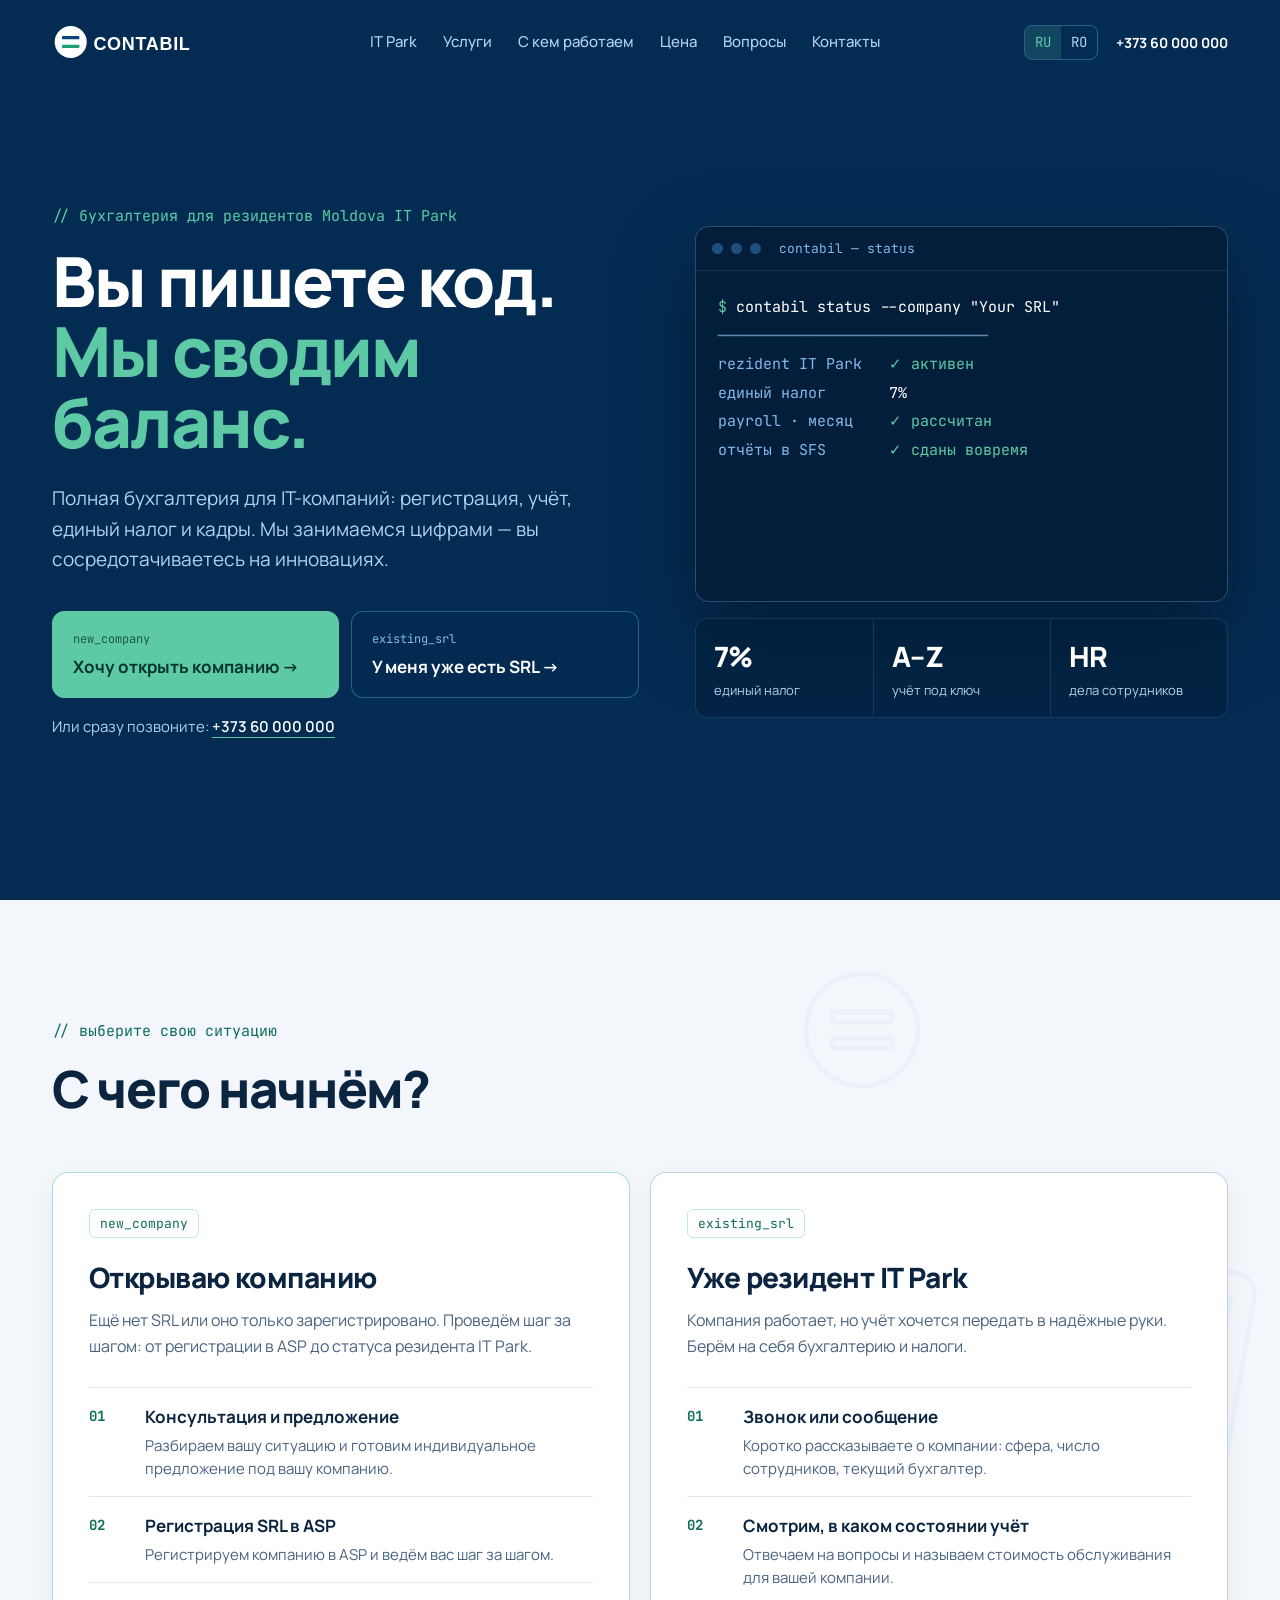
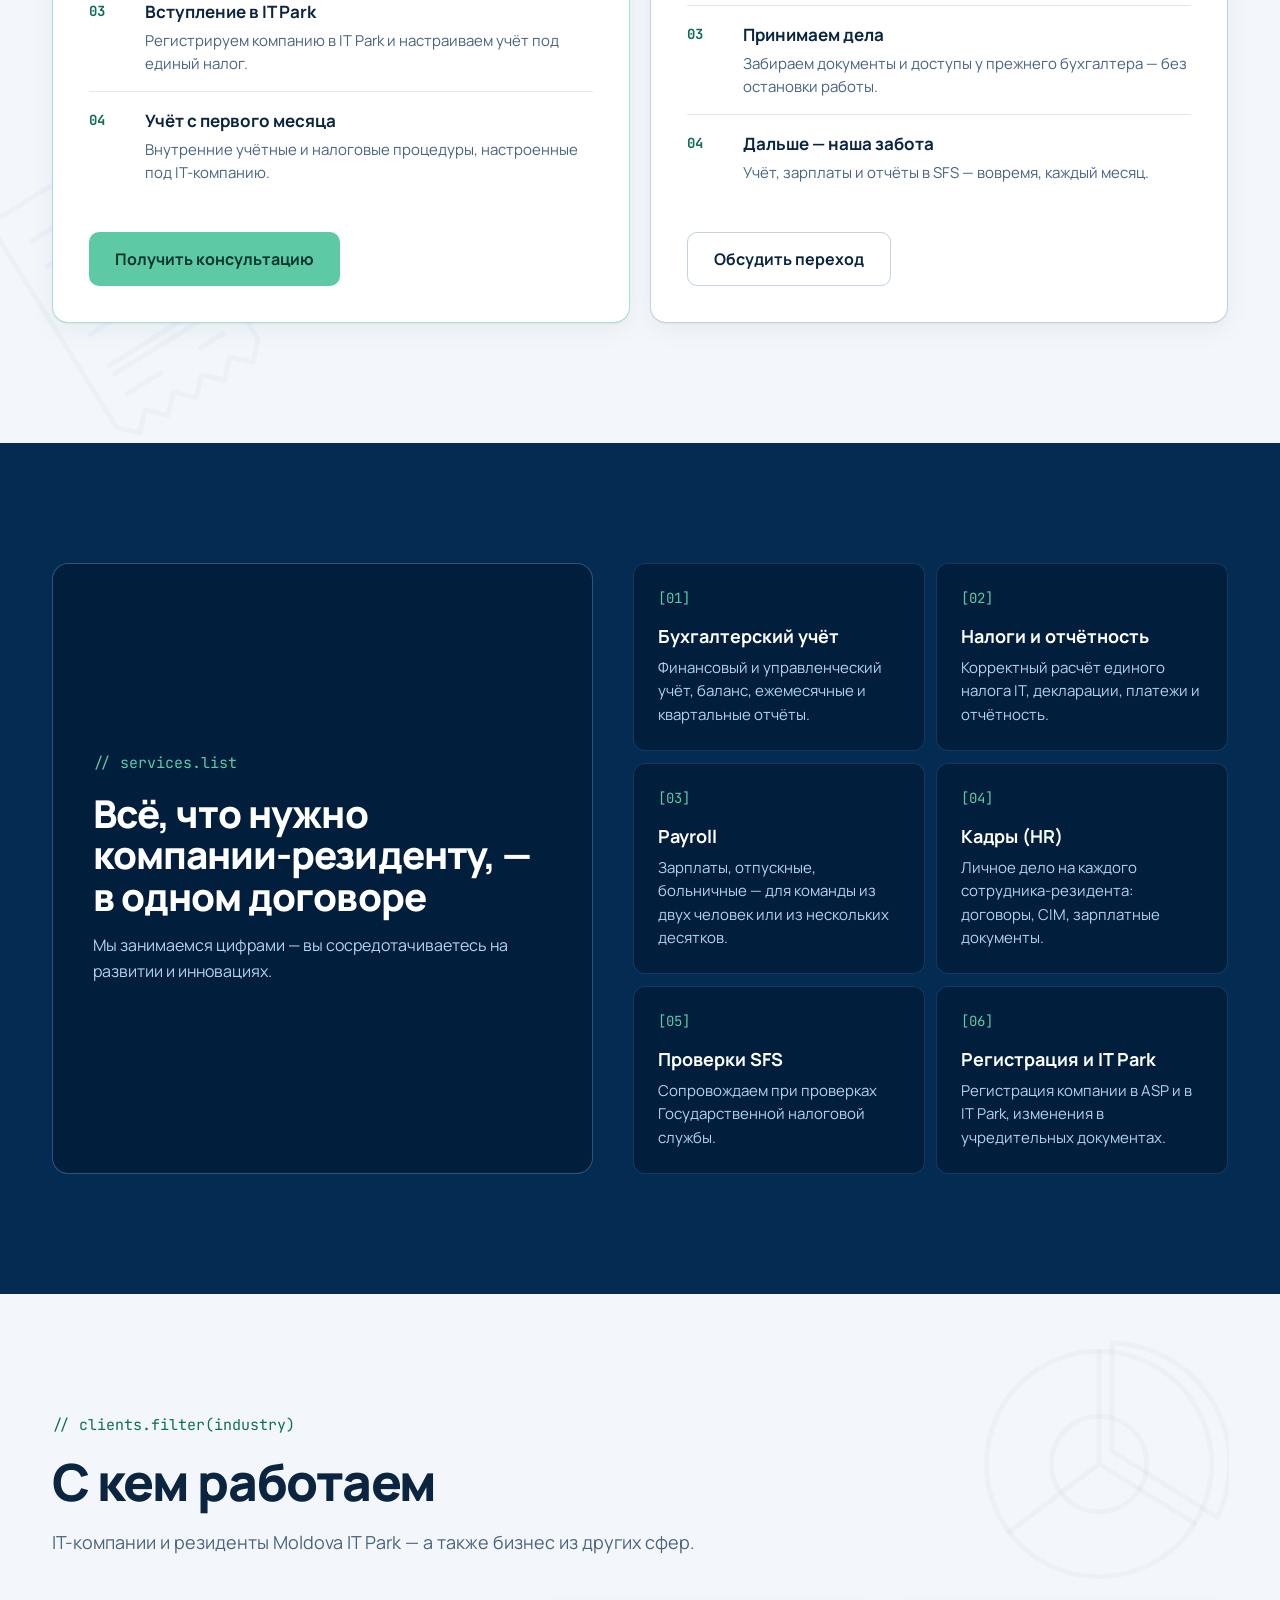
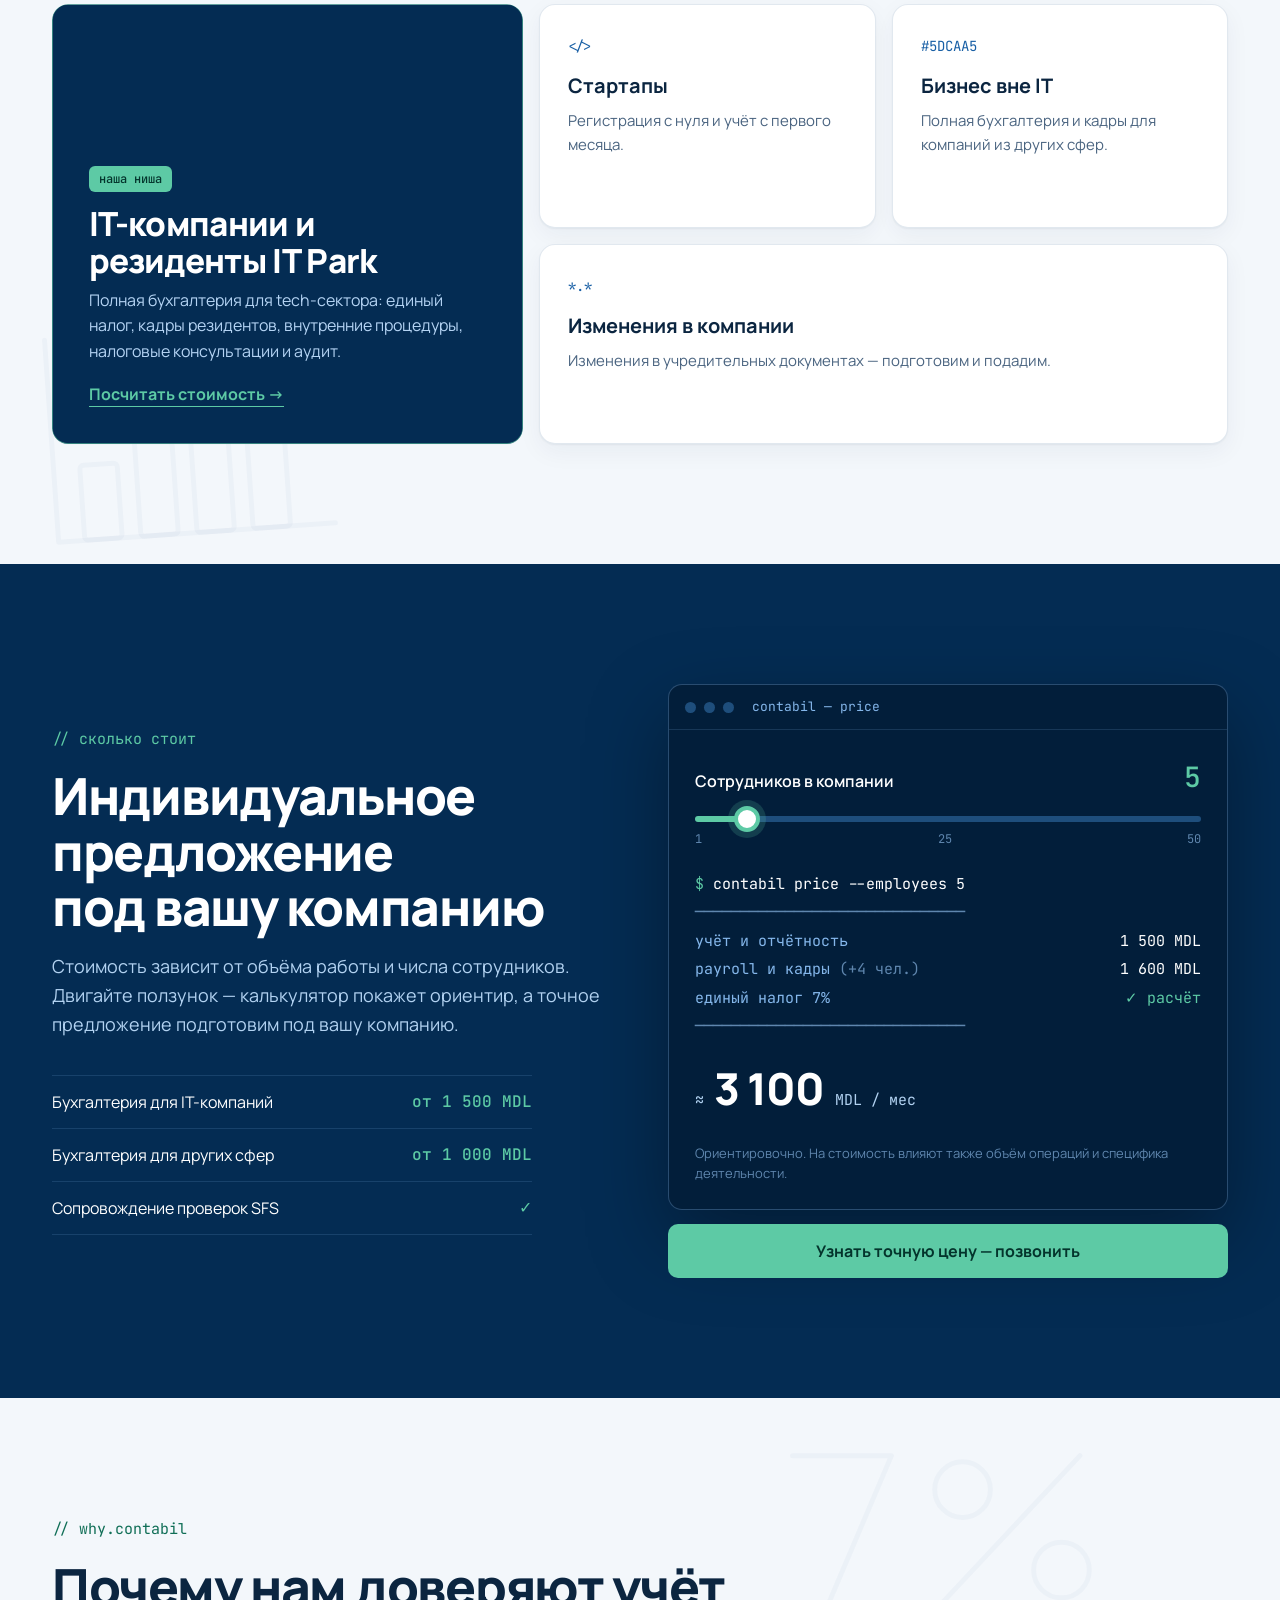
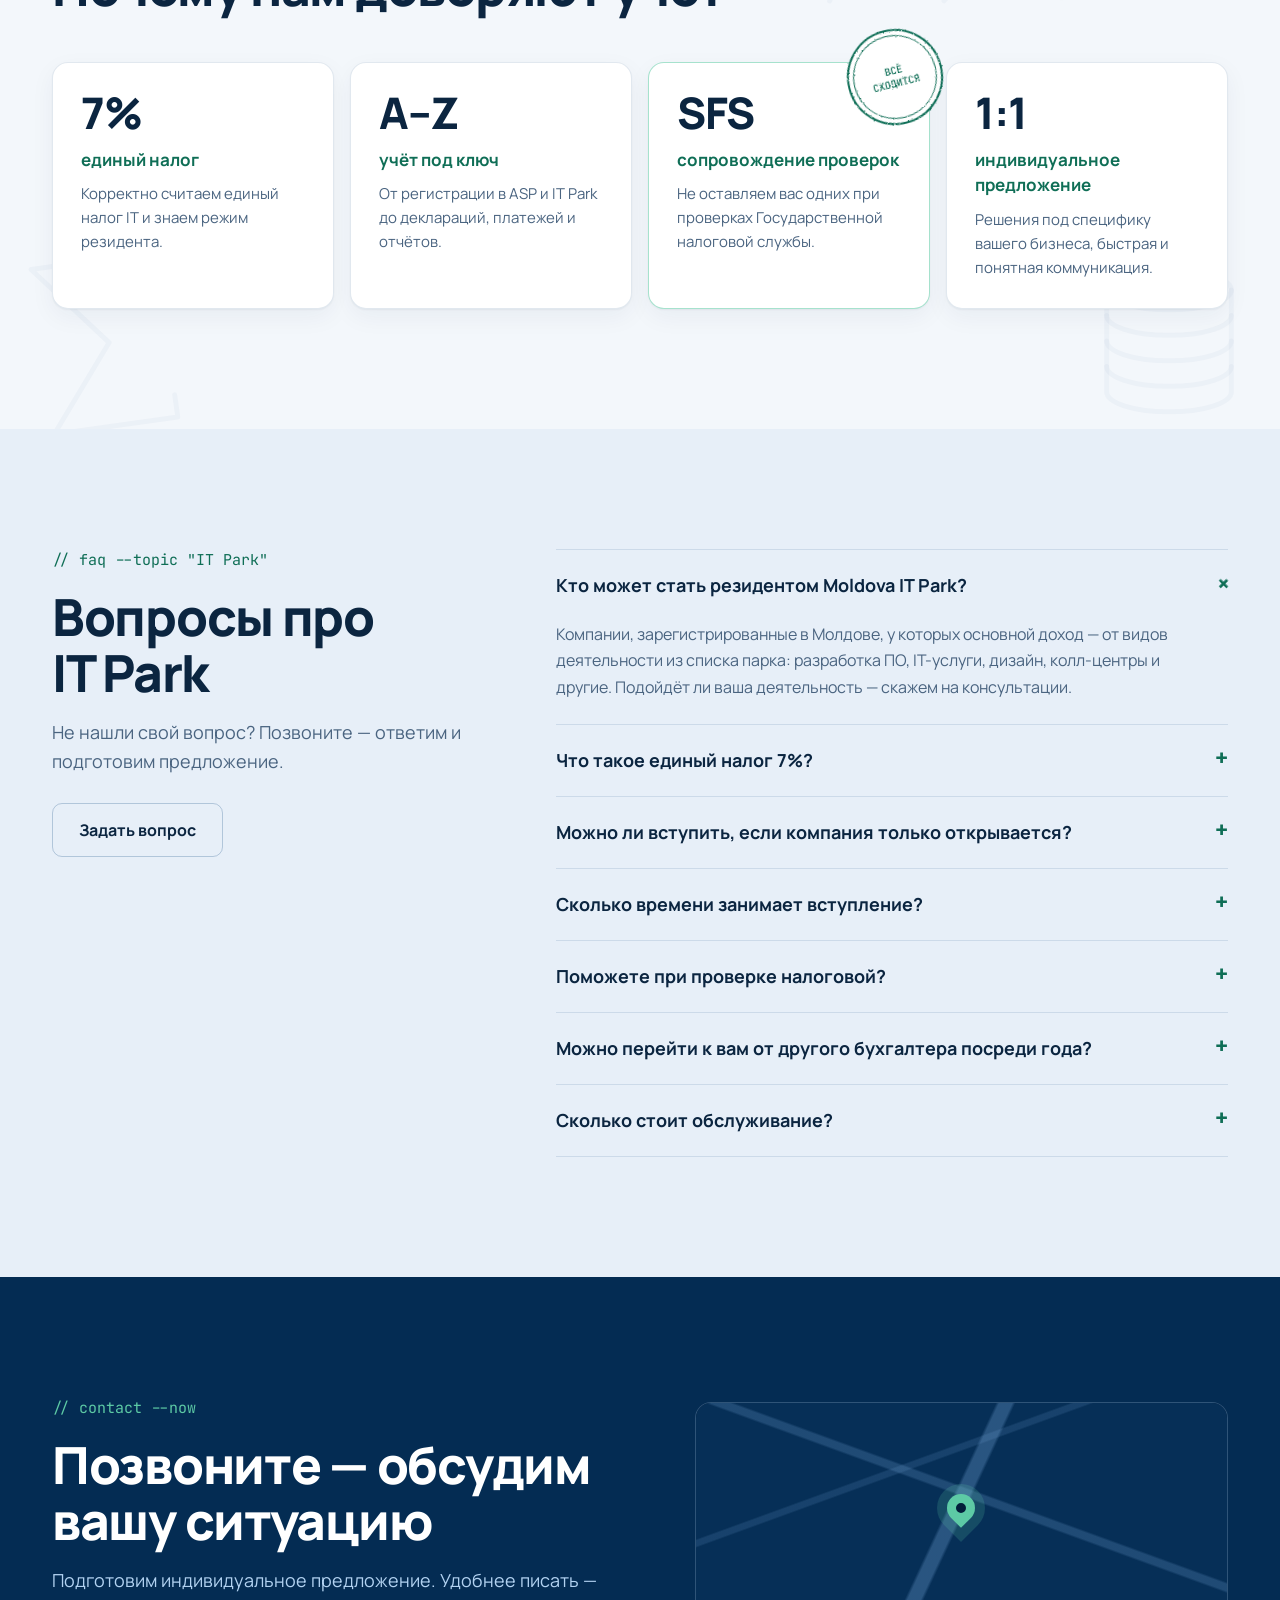
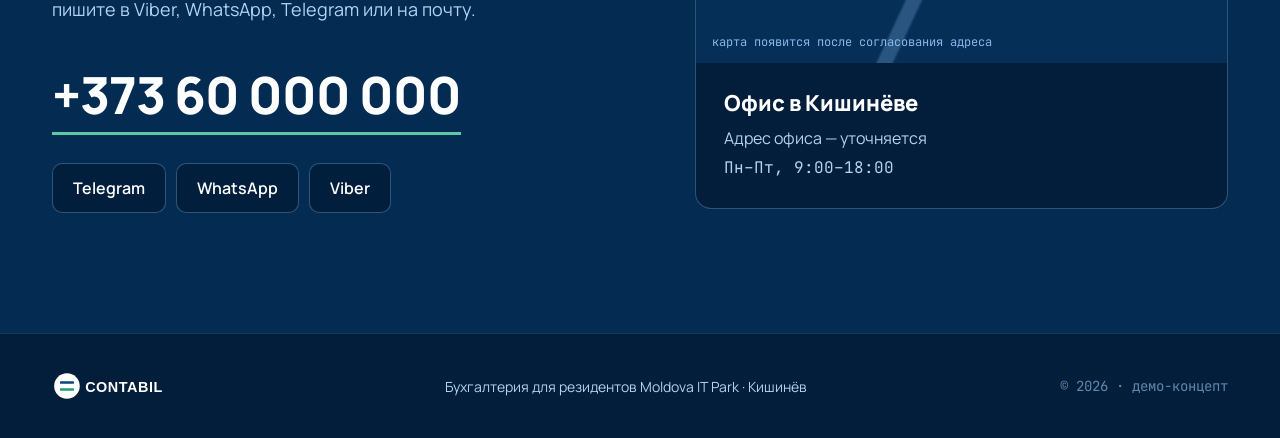
<file: index.html>
<!DOCTYPE html>
<html lang="ru">
<head>
<meta charset="UTF-8">
<meta name="viewport" content="width=device-width, initial-scale=1">
<title>CONTABIL — бухгалтерия для резидентов Moldova IT Park</title>
<meta name="description" content="Полная бухгалтерия для IT-компаний и резидентов Moldova IT Park: регистрация в ASP и IT Park, учёт, единый налог, кадры, сопровождение проверок SFS. Индивидуальное предложение.">
<!-- Превью ссылки (Viber, Telegram, WhatsApp, Facebook). Мессенджеры принимают только ПОЛНЫЙ адрес:
     при публикации замените https://webonix-md.github.io/contabil-lx/ на реальный адрес сайта в og:url и og:image -->
<meta property="og:type" content="website">
<meta property="og:locale" content="ru_RU">
<meta property="og:locale:alternate" content="ro_RO">
<meta property="og:site_name" content="CONTABIL">
<meta property="og:title" content="Бухгалтерия для резидентов Moldova IT Park — CONTABIL">
<meta property="og:description" content="Полная бухгалтерия для IT-компаний: регистрация, учёт, единый налог и кадры. Мы занимаемся цифрами — вы сосредотачиваетесь на инновациях.">
<meta property="og:url" content="https://webonix-md.github.io/contabil-lx/">
<meta property="og:image" content="https://webonix-md.github.io/contabil-lx/img/og/og-square-ru.jpg">
<meta property="og:image:type" content="image/jpeg">
<meta property="og:image:width" content="1200">
<meta property="og:image:height" content="1200">
<meta property="og:image:alt" content="CONTABIL: «Вы пишете код. Мы сводим баланс.» Бухгалтерия для резидентов Moldova IT Park">
<meta name="twitter:card" content="summary_large_image">
<link rel="icon" href="img/logo/favicon.svg" type="image/svg+xml">
<link rel="alternate" hreflang="ro" href="ro.html">
<link rel="preconnect" href="https://fonts.googleapis.com">
<link rel="preconnect" href="https://fonts.gstatic.com" crossorigin>
<link rel="preconnect" href="https://images.unsplash.com">
<link href="https://fonts.googleapis.com/css2?family=JetBrains+Mono:wght@400;500&family=Manrope:wght@400;500;600;700;800&display=swap" rel="stylesheet">
<link rel="stylesheet" href="css/styles.css">
</head>
<body>

<!-- ============ Шапка ============ -->
<header class="header" id="header">
  <div class="wrap header__row">
    <a class="header__logo" href="#top" aria-label="CONTABIL — на главную"><img src="img/logo/contabil-logo-inverse.svg" alt="CONTABIL" width="176" height="40"></a>
    <nav class="nav" id="nav" aria-label="Основное меню">
      <a href="#start">IT Park</a>
      <a href="#services">Услуги</a>
      <a href="#clients">С кем работаем</a>
      <a href="#price">Цена</a>
      <a href="#faq">Вопросы</a>
      <a href="#contacts">Контакты</a>
    </nav>
    <div class="header__meta">
      <span class="lang mono" aria-label="Язык сайта"><a class="is-active" href="index.html" hreflang="ru" aria-current="true">RU</a><a href="ro.html" hreflang="ro" lang="ro">RO</a></span>
      <a class="header__phone" data-phone href="tel:+37360000000">+373 60 000 000</a>
      <button class="burger" id="burger" aria-label="Открыть меню" aria-expanded="false" aria-controls="nav"><span></span><span></span></button>
    </div>
  </div>
</header>

<main id="top">

<!-- ============ 1. Первый экран ============ -->
<section class="hero photo-bg photo-fixed" data-photo="hero">
  <div class="wrap hero__grid">
    <div>
      <p class="comment mono">// бухгалтерия для резидентов Moldova IT Park</p>
      <h1 class="hero__title">Вы пишете код.<br><span>Мы сводим баланс.</span></h1>
      <p class="hero__lead">Полная бухгалтерия для IT-компаний: регистрация, учёт, единый налог и кадры. Мы занимаемся цифрами — вы сосредотачиваетесь на инновациях.</p>
      <div class="doors">
        <a class="door door--primary" href="#door-new"><small>new_company</small><strong>Хочу открыть компанию →</strong></a>
        <a class="door" href="#door-existing"><small>existing_srl</small><strong>У меня уже есть SRL →</strong></a>
      </div>
      <p class="hero__call">Или сразу позвоните: <a data-phone href="tel:+37360000000">+373 60 000 000</a></p>
    </div>

    <div>
      <div class="term" aria-label="Пример статуса компании на обслуживании">
        <div class="term__bar"><i></i><i></i><i></i><span class="mono">contabil — status</span></div>
        <div class="term__body" id="heroTerm">
          <div class="term__line"><span class="t-prompt">$</span> contabil status --company "Your SRL"</div>
          <div class="term__line"><span class="t-dim">──────────────────────────────</span></div>
          <div class="term__line"><span class="t-key">rezident IT Park  </span> <span class="t-ok">✓ активен</span></div>
          <div class="term__line"><span class="t-key">единый налог      </span> 7%</div>
          <div class="term__line"><span class="t-key">payroll · месяц   </span> <span class="t-ok">✓ рассчитан</span></div>
          <div class="term__line"><span class="t-key">отчёты в SFS      </span> <span class="t-ok">✓ сданы вовремя</span></div>
          <div class="term__line"><span class="t-key">дела сотрудников  </span> <span class="t-ok">✓ оформлены</span></div>
          <div class="term__line"><span class="t-dim">──────────────────────────────</span></div>
          <div class="term__line"><span class="t-ok">✓ all good.</span> <span class="t-dim">Можно работать дальше.</span> <span class="cursor"></span></div>
        </div>
      </div>
      <div class="stats">
        <div class="stat"><b>7%</b><span>единый налог</span></div>
        <div class="stat"><b>A–Z</b><span>учёт под ключ</span></div>
        <div class="stat"><b>HR</b><span>дела сотрудников</span></div>
      </div>
    </div>
  </div>
</section>

<!-- ============ 2. Две двери ============ -->
<section class="section light has-deco" id="start">
  <!-- Фоновые SVG-иконки (декор). Чтобы убрать — удалите этот div и класс has-deco -->
  <div class="deco" aria-hidden="true">
    <!-- Калькулятор -->
    <svg class="deco__calc" viewBox="0 0 120 160"><rect x="4" y="4" width="112" height="152" rx="12"/><rect x="16" y="16" width="88" height="34" rx="4"/><path d="M78 40h18M88 26v0"/><rect x="16" y="62" width="18" height="18" rx="3"/><rect x="40" y="62" width="18" height="18" rx="3"/><rect x="64" y="62" width="18" height="18" rx="3"/><rect x="88" y="62" width="18" height="18" rx="3"/><rect x="16" y="86" width="18" height="18" rx="3"/><rect x="40" y="86" width="18" height="18" rx="3"/><rect x="64" y="86" width="18" height="18" rx="3"/><rect x="88" y="86" width="18" height="42" rx="3"/><rect x="16" y="110" width="18" height="18" rx="3"/><rect x="40" y="110" width="18" height="18" rx="3"/><rect x="64" y="110" width="18" height="18" rx="3"/><rect x="16" y="134" width="42" height="14" rx="3"/><rect x="64" y="134" width="42" height="14" rx="3"/><path d="M92 97h6M95 94v6M92 119h6"/></svg>
    <!-- Кассовый чек -->
    <svg class="deco__receipt" viewBox="0 0 120 170"><path d="M10 6h100v144l-10 10-10-10-10 10-10-10-10 10-10-10-10 10-10-10-10 10-10-10z"/><path d="M26 28h68M26 46h44M78 46h16M26 62h52M84 62h10M26 78h36M70 78h24M26 94h48M82 94h12"/><path d="M26 116h68M26 122h68"/><path d="M26 136h24M78 136h16"/></svg>
    <!-- Знак баланса «=» -->
    <svg class="deco__equals" viewBox="0 0 120 120"><circle cx="60" cy="60" r="56"/><rect x="30" y="42" width="60" height="10" rx="2"/><rect x="30" y="68" width="60" height="10" rx="2"/></svg>
  </div>
  <div class="wrap">
    <p class="comment mono">// выберите свою ситуацию</p>
    <h2 class="section__title">С чего начнём?</h2>

    <div class="paths" data-converge>
      <article class="path path--new" id="door-new">
        <header class="path__head">
          <span class="path__tag mono">new_company</span>
          <h3>Открываю компанию</h3>
          <p>Ещё нет SRL или оно только зарегистрировано. Проведём шаг за шагом: от регистрации в ASP до статуса резидента IT Park.</p>
        </header>
        <ol class="steps">
          <li><b class="mono">01</b><div><strong>Консультация и предложение</strong><span>Разбираем вашу ситуацию и готовим индивидуальное предложение под вашу компанию.</span></div></li>
          <li><b class="mono">02</b><div><strong>Регистрация SRL в ASP</strong><span>Регистрируем компанию в ASP и ведём вас шаг за шагом.</span></div></li>
          <li><b class="mono">03</b><div><strong>Вступление в IT Park</strong><span>Регистрируем компанию в IT Park и настраиваем учёт под единый налог.</span></div></li>
          <li><b class="mono">04</b><div><strong>Учёт с первого месяца</strong><span>Внутренние учётные и налоговые процедуры, настроенные под IT-компанию.</span></div></li>
        </ol>
        <a class="btn btn--teal" data-phone href="tel:+37360000000">Получить консультацию</a>
      </article>

      <article class="path path--existing" id="door-existing">
        <header class="path__head">
          <span class="path__tag mono">existing_srl</span>
          <h3>Уже резидент IT Park</h3>
          <p>Компания работает, но учёт хочется передать в надёжные руки. Берём на себя бухгалтерию и налоги.</p>
        </header>
        <ol class="steps">
          <li><b class="mono">01</b><div><strong>Звонок или сообщение</strong><span>Коротко рассказываете о компании: сфера, число сотрудников, текущий бухгалтер.</span></div></li>
          <li><b class="mono">02</b><div><strong>Смотрим, в каком состоянии учёт</strong><span>Отвечаем на вопросы и называем стоимость обслуживания для вашей компании.</span></div></li>
          <li><b class="mono">03</b><div><strong>Принимаем дела</strong><span>Забираем документы и доступы у прежнего бухгалтера — без остановки работы.</span></div></li>
          <li><b class="mono">04</b><div><strong>Дальше — наша забота</strong><span>Учёт, зарплаты и отчёты в SFS — вовремя, каждый месяц.</span></div></li>
        </ol>
        <a class="btn btn--outline" data-phone href="tel:+37360000000">Обсудить переход</a>
      </article>
    </div>
  </div>
</section>

<!-- ============ 3. Что входит ============ -->
<section class="section section--alt photo-bg photo-fixed" id="services" data-photo="hero">
  <div class="wrap services">
    <div class="services__visual">
      <p class="comment mono">// services.list</p>
      <h2 class="section__title">Всё, что нужно компании-резиденту, — в&nbsp;одном договоре</h2>
      <p class="services__note">Мы занимаемся цифрами — вы сосредотачиваетесь на развитии и инновациях.</p>
    </div>

    <ul class="services__list" data-fly-in>
      <li class="service">
        <span class="service__icon mono">[01]</span>
        <div><h3>Бухгалтерский учёт</h3><p>Финансовый и управленческий учёт, баланс, ежемесячные и квартальные отчёты.</p></div>
      </li>
      <li class="service">
        <span class="service__icon mono">[02]</span>
        <div><h3>Налоги и отчётность</h3><p>Корректный расчёт единого налога IT, декларации, платежи и отчётность.</p></div>
      </li>
      <li class="service">
        <span class="service__icon mono">[03]</span>
        <div><h3>Payroll</h3><p>Зарплаты, отпускные, больничные — для команды из двух человек или из нескольких десятков.</p></div>
      </li>
      <li class="service">
        <span class="service__icon mono">[04]</span>
        <div><h3>Кадры (HR)</h3><p>Личное дело на каждого сотрудника-резидента: договоры, CIM, зарплатные документы.</p></div>
      </li>
      <li class="service">
        <span class="service__icon mono">[05]</span>
        <div><h3>Проверки SFS</h3><p>Сопровождаем при проверках Государственной налоговой службы.</p></div>
      </li>
      <li class="service">
        <span class="service__icon mono">[06]</span>
        <div><h3>Регистрация и IT Park</h3><p>Регистрация компании в ASP и в IT Park, изменения в учредительных документах.</p></div>
      </li>
    </ul>
  </div>
</section>

<!-- ============ 4. С кем работаем ============ -->
<section class="section light has-deco" id="clients">
  <!-- Фоновые SVG-иконки (декор). Чтобы убрать — удалите этот div и класс has-deco -->
  <div class="deco" aria-hidden="true">
    <!-- Круговая диаграмма -->
    <svg class="deco__pie" viewBox="0 0 120 120"><circle cx="60" cy="60" r="52"/><path d="M60 60V8M60 60l44.2 27.4M60 60 18.6 91.4"/><path d="M66 54V4a56 56 0 0 1 48.6 80.6z"/><circle cx="60" cy="60" r="22"/></svg>
    <!-- Столбики графика -->
    <svg class="deco__bars" viewBox="0 0 160 120"><path d="M6 114h148M6 6v108"/><rect x="20" y="74" width="20" height="40" rx="2"/><rect x="50" y="54" width="20" height="60" rx="2"/><rect x="80" y="64" width="20" height="50" rx="2"/><rect x="110" y="30" width="20" height="84" rx="2"/><path d="M22 60 58 40l32 12 42-36"/><path d="M122 16h10v10"/></svg>
  </div>
  <div class="wrap">
    <p class="comment mono">// clients.filter(industry)</p>
    <h2 class="section__title">С кем работаем</h2>
    <p class="section__lead">IT-компании и резиденты Moldova IT Park — а также бизнес из других сфер.</p>

    <div class="clients" data-dossier>
      <article class="client client--featured photo-bg" data-photo="clients">
        <span class="client__badge mono">наша ниша</span>
        <h3>IT-компании и резиденты IT Park</h3>
        <p>Полная бухгалтерия для tech-сектора: единый налог, кадры резидентов, внутренние процедуры, налоговые консультации и аудит.</p>
        <a class="link-arrow" href="#price">Посчитать стоимость →</a>
      </article>
      <article class="client">
        <span class="client__code mono">&lt;/&gt;</span>
        <h3>Стартапы</h3>
        <p>Регистрация с нуля и учёт с первого месяца.</p>
      </article>
      <article class="client">
        <span class="client__code mono">#5DCAA5</span>
        <h3>Бизнес вне IT</h3>
        <p>Полная бухгалтерия и кадры для компаний из других сфер.</p>
      </article>
      <article class="client">
        <span class="client__code mono">*.*</span>
        <h3>Изменения в компании</h3>
        <p>Изменения в учредительных документах — подготовим и подадим.</p>
      </article>
    </div>
  </div>
</section>

<!-- ============ 5. Цена ============ -->
<section class="section section--alt photo-bg photo-fixed" id="price" data-photo="hero">
  <div class="wrap price">
    <div class="price__intro">
      <p class="comment mono">// сколько стоит</p>
      <h2 class="section__title">Индивидуальное предложение под&nbsp;вашу компанию</h2>
      <p class="section__lead">Стоимость зависит от объёма работы и числа сотрудников. Двигайте ползунок — калькулятор покажет ориентир, а точное предложение подготовим под вашу компанию.</p>

      <ul class="free">
        <li><span>Бухгалтерия для IT-компаний</span><b class="mono">от 1 500 MDL</b></li>
        <li><span>Бухгалтерия для других сфер</span><b class="mono">от 1 000 MDL</b></li>
        <li><span>Сопровождение проверок SFS</span><b class="mono">✓</b></li>
      </ul>
    </div>

    <div class="calc">
      <div class="term">
        <div class="term__bar"><i></i><i></i><i></i><span class="mono">contabil — price</span></div>
        <div class="term__body term__body--calc">
          <label class="calc__label" for="employees">
            <span>Сотрудников в компании</span>
            <output class="calc__count mono" id="employeesOut" for="employees">5</output>
          </label>
          <input class="calc__range" type="range" id="employees" min="1" max="50" step="1" value="5">
          <div class="calc__scale mono"><span>1</span><span>25</span><span>50</span></div>

          <div class="calc__out mono" aria-live="polite">
            <div><span class="t-prompt">$</span> contabil price --employees <span id="cmdEmployees">5</span></div>
            <div class="t-dim">──────────────────────────────</div>
            <div class="calc__row"><span class="t-key">учёт и отчётность</span><span id="rowBase">1 500 MDL</span></div>
            <div class="calc__row"><span class="t-key">payroll и кадры <span class="t-dim" id="rowExtraLabel">(+4 чел.)</span></span><span id="rowExtra">1 600 MDL</span></div>
            <div class="calc__row"><span class="t-key">единый налог 7%</span><span class="t-ok">✓ расчёт</span></div>
            <div class="t-dim">──────────────────────────────</div>
            <div class="calc__total"><span>≈</span><b id="total">3 100</b><span>MDL / мес</span></div>
          </div>
          <p class="calc__note">Ориентировочно. На стоимость влияют также объём операций и специфика деятельности.</p>
        </div>
      </div>
      <a class="btn btn--teal btn--block" data-phone href="tel:+37360000000">Узнать точную цену — позвонить</a>
    </div>
  </div>
</section>

<!-- ============ 6. Почему мы ============ -->
<section class="section light has-deco" id="why">
  <!-- Фоновые SVG-иконки (декор). Чтобы убрать — удалите этот div и класс has-deco -->
  <div class="deco" aria-hidden="true">
    <!-- «7%» — единый налог IT Park -->
    <svg class="deco__percent" viewBox="0 0 220 120"><path d="M12 14h64L36 108"/><circle cx="122" cy="36" r="18"/><circle cx="186" cy="88" r="18"/><path d="M198 14 110 108"/></svg>
    <!-- Знак суммы Σ -->
    <svg class="deco__sigma" viewBox="0 0 100 120"><path d="M88 22V8H10l42 52-42 52h78V98"/></svg>
    <!-- Стопка монет -->
    <svg class="deco__coins" viewBox="0 0 120 120"><ellipse cx="60" cy="24" rx="44" ry="14"/><path d="M16 24v18c0 7.7 19.7 14 44 14s44-6.3 44-14V24"/><path d="M16 42v18c0 7.7 19.7 14 44 14s44-6.3 44-14V42"/><path d="M16 60v18c0 7.7 19.7 14 44 14s44-6.3 44-14V60"/><path d="M16 78v18c0 7.7 19.7 14 44 14s44-6.3 44-14V78"/></svg>
  </div>
  <div class="wrap">
    <p class="comment mono">// why.contabil</p>
    <h2 class="section__title">Почему нам доверяют учёт</h2>
    <div class="why">
      <article class="why__item">
        <b class="why__num">7%</b>
        <h3>единый налог</h3>
        <p>Корректно считаем единый налог IT и знаем режим резидента.</p>
      </article>
      <article class="why__item">
        <b class="why__num">A–Z</b>
        <h3>учёт под ключ</h3>
        <p>От регистрации в ASP и IT Park до деклараций, платежей и отчётов.</p>
      </article>
      <article class="why__item why__item--accent">
        <b class="why__num">SFS</b>
        <h3>сопровождение проверок</h3>
        <p>Не оставляем вас одних при проверках Государственной налоговой службы.</p>
        <span class="stamp mono" aria-hidden="true">всё<br>сходится</span>
        <!-- «Ставим печать при вас»: тень и сам штамп (анимация — main.js, блок «Печать») -->
        <span class="stamper-shadow" aria-hidden="true"></span>
        <!-- Штамп рисуется скриптом (main.js, «Печать»). data-tilt — угол взгляда сверху в градусах:
             0 — строго сбоку, 35 — три четверти, 60–70 — почти сверху, ручка смотрит на вас -->
        <span class="stamper" aria-hidden="true" data-tilt="50"></span>
      </article>
      <article class="why__item">
        <b class="why__num">1:1</b>
        <h3>индивидуальное предложение</h3>
        <p>Решения под специфику вашего бизнеса, быстрая и понятная коммуникация.</p>
      </article>
    </div>
  </div>
</section>

<!-- ============ 7. Вопросы про IT Park ============ -->
<section class="section section--alt light" id="faq">
  <div class="wrap faq">
    <div class="faq__intro">
      <p class="comment mono">// faq --topic "IT Park"</p>
      <h2 class="section__title">Вопросы про IT&nbsp;Park</h2>
      <p class="section__lead">Не нашли свой вопрос? Позвоните — ответим и подготовим предложение.</p>
      <a class="btn btn--outline" data-phone href="tel:+37360000000">Задать вопрос</a>
    </div>

    <div class="faq__list">
      <details class="qa" open>
        <summary>Кто может стать резидентом Moldova IT Park?</summary>
        <p>Компании, зарегистрированные в Молдове, у которых основной доход — от видов деятельности из списка парка: разработка ПО, IT-услуги, дизайн, колл-центры и другие. Подойдёт ли ваша деятельность — скажем на консультации.</p>
      </details>
      <details class="qa">
        <summary>Что такое единый налог 7%?</summary>
        <p>Резиденты платят один налог — 7% от оборота, но не меньше минимальной суммы на каждого сотрудника (она привязана к средней зарплате по экономике). Этот налог заменяет налог на прибыль, подоходный налог с зарплат, взносы и ряд других платежей.</p>
      </details>
      <details class="qa">
        <summary>Можно ли вступить, если компания только открывается?</summary>
        <p>Да. Зарегистрируем компанию в ASP и в IT Park и проведём вас шаг за шагом.</p>
      </details>
      <details class="qa">
        <summary>Сколько времени занимает вступление?</summary>
        <p>Зависит от готовности документов и рассмотрения заявки администрацией парка. Реалистичные сроки для вашего случая назовём на консультации.</p>
      </details>
      <details class="qa">
        <summary>Поможете при проверке налоговой?</summary>
        <p>Да, сопровождаем при проверках Государственной налоговой службы (SFS).</p>
      </details>
      <details class="qa">
        <summary>Можно перейти к вам от другого бухгалтера посреди года?</summary>
        <p>Да. Принимаем документы и доступы у прежнего бухгалтера и продолжаем учёт без остановки работы компании.</p>
      </details>
      <details class="qa">
        <summary>Сколько стоит обслуживание?</summary>
        <p>Для IT-компаний — от 1 500 MDL в месяц, для других сфер — от 1 000 MDL; точная цена зависит от объёма работы. Ориентировочную сумму покажет <a href="#price">калькулятор</a>, точную — назовём после разговора.</p>
      </details>
    </div>
  </div>
</section>

<!-- ============ 8. Контакты ============ -->
<section class="contacts photo-bg photo-fixed" id="contacts" data-photo="hero">
  <div class="wrap contacts__grid">
    <div>
      <p class="comment mono">// contact --now</p>
      <h2 class="section__title">Позвоните — обсудим вашу ситуацию</h2>
      <p class="section__lead">Подготовим индивидуальное предложение. Удобнее писать — пишите в Viber, WhatsApp, Telegram или на почту.</p>
      <a class="contacts__phone" data-phone href="tel:+37360000000">+373 60 000 000</a>
      <div class="messengers">
        <a class="msg" data-msg="telegram" href="#" target="_blank" rel="noopener">Telegram</a>
        <a class="msg" data-msg="whatsapp" href="#" target="_blank" rel="noopener">WhatsApp</a>
        <a class="msg" data-msg="viber" href="#">Viber</a>
      </div>
    </div>

    <div class="office">
      <div class="office__map" role="img" aria-label="Карта: офис в Кишинёве (заглушка)">
        <span class="office__pin" aria-hidden="true"></span>
        <span class="office__map-note mono">карта появится после согласования адреса</span>
      </div>
      <div class="office__info">
        <h3>Офис в <span data-office="city">Кишинёве</span></h3>
        <p data-office="address">Адрес офиса — уточняется</p>
        <p class="mono" data-office="hours">Пн–Пт, 9:00–18:00</p>
      </div>
    </div>
  </div>
</section>

</main>

<footer class="footer">
  <div class="wrap footer__row">
    <img src="img/logo/contabil-logo-inverse.svg" alt="CONTABIL" width="140" height="32">
    <p>Бухгалтерия для резидентов Moldova IT Park · Кишинёв</p>
    <p class="mono footer__demo">© 2026 · демо-концепт</p>
  </div>
</footer>

<!-- Кнопка звонка на телефоне -->
<a class="callbar" data-phone href="tel:+37360000000"><span>Позвонить бухгалтеру</span><b class="mono">→</b></a>

<!-- SVG-фильтр «мастика»: неровные края оттиска печати -->
<svg width="0" height="0" style="position:absolute" aria-hidden="true" focusable="false">
  <filter id="ink-rough" x="-10%" y="-10%" width="120%" height="120%">
    <feTurbulence type="fractalNoise" baseFrequency="0.85" numOctaves="2" seed="7" result="noise"/>
    <feDisplacementMap in="SourceGraphic" in2="noise" scale="2.2" xChannelSelector="R" yChannelSelector="G"/>
  </filter>
</svg>

<script src="js/site-data.js"></script>
<script src="js/main.js"></script>
</body>
</html>
</file>
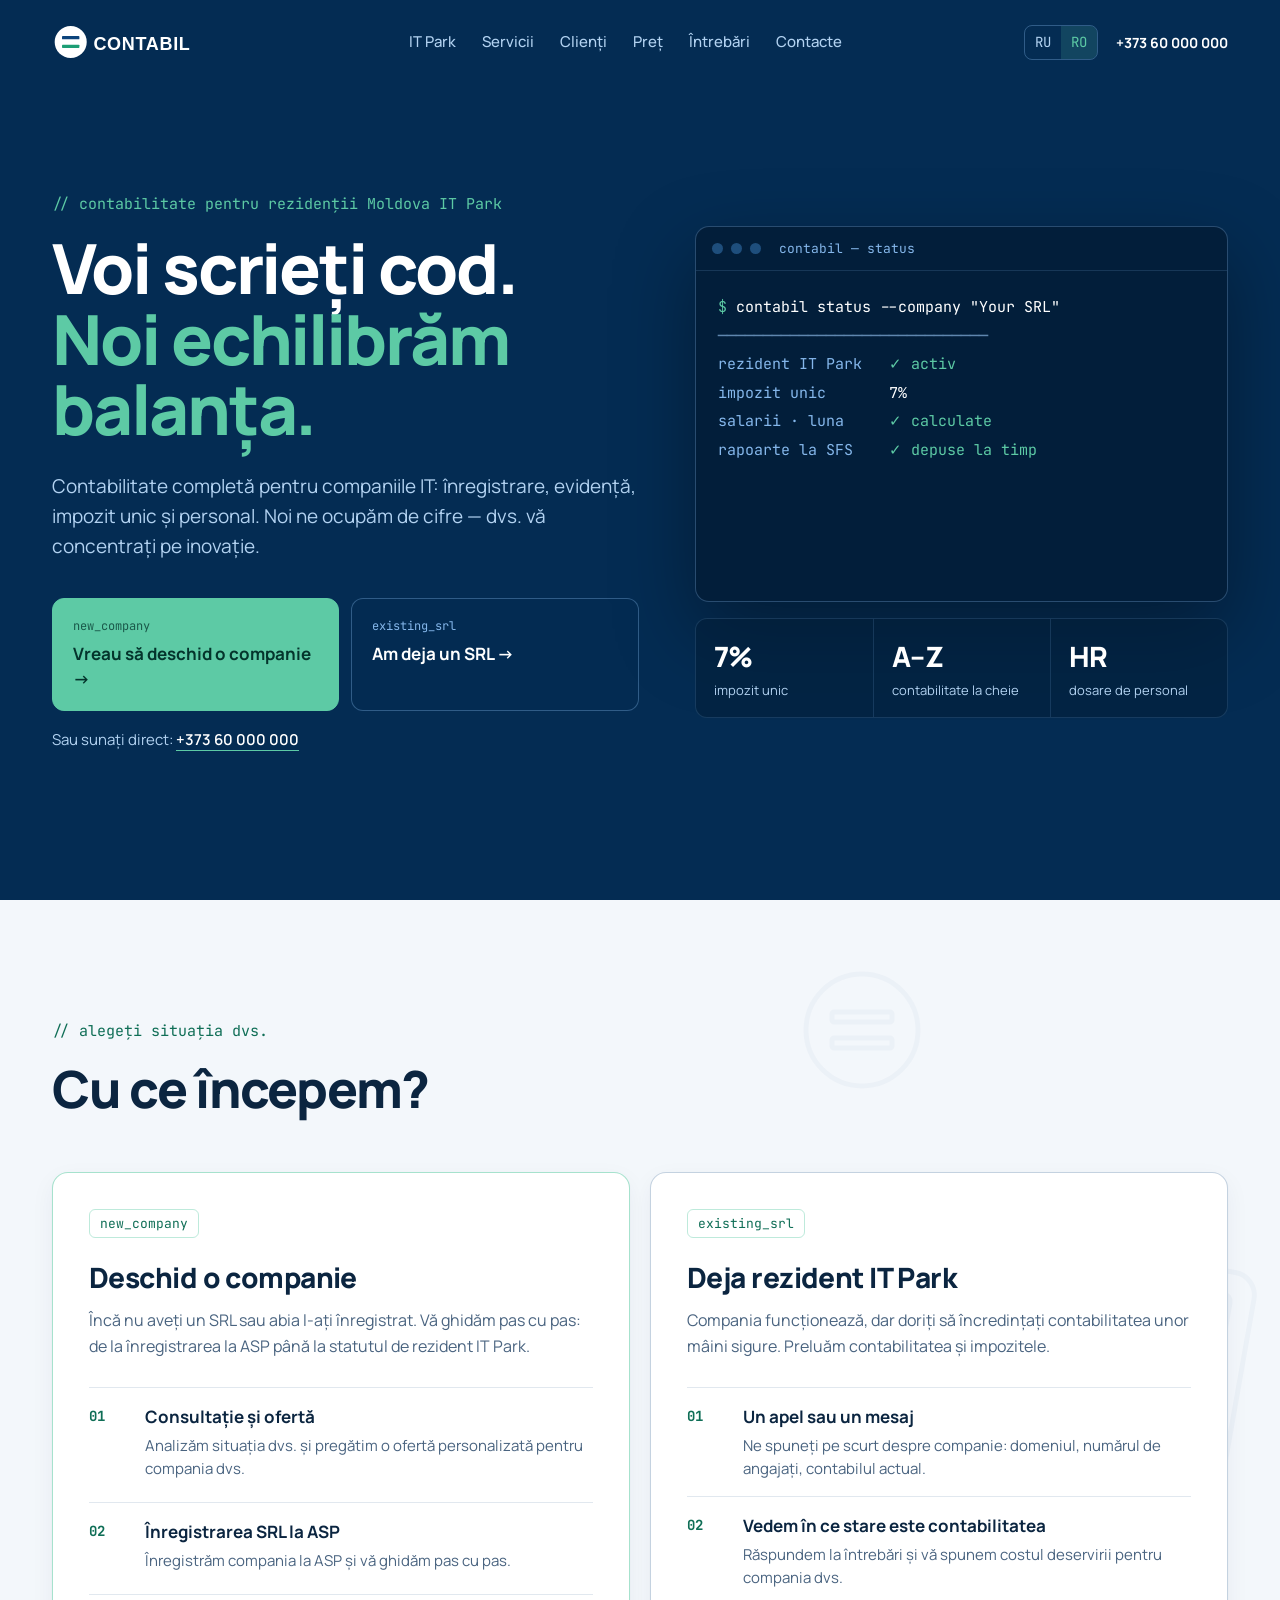
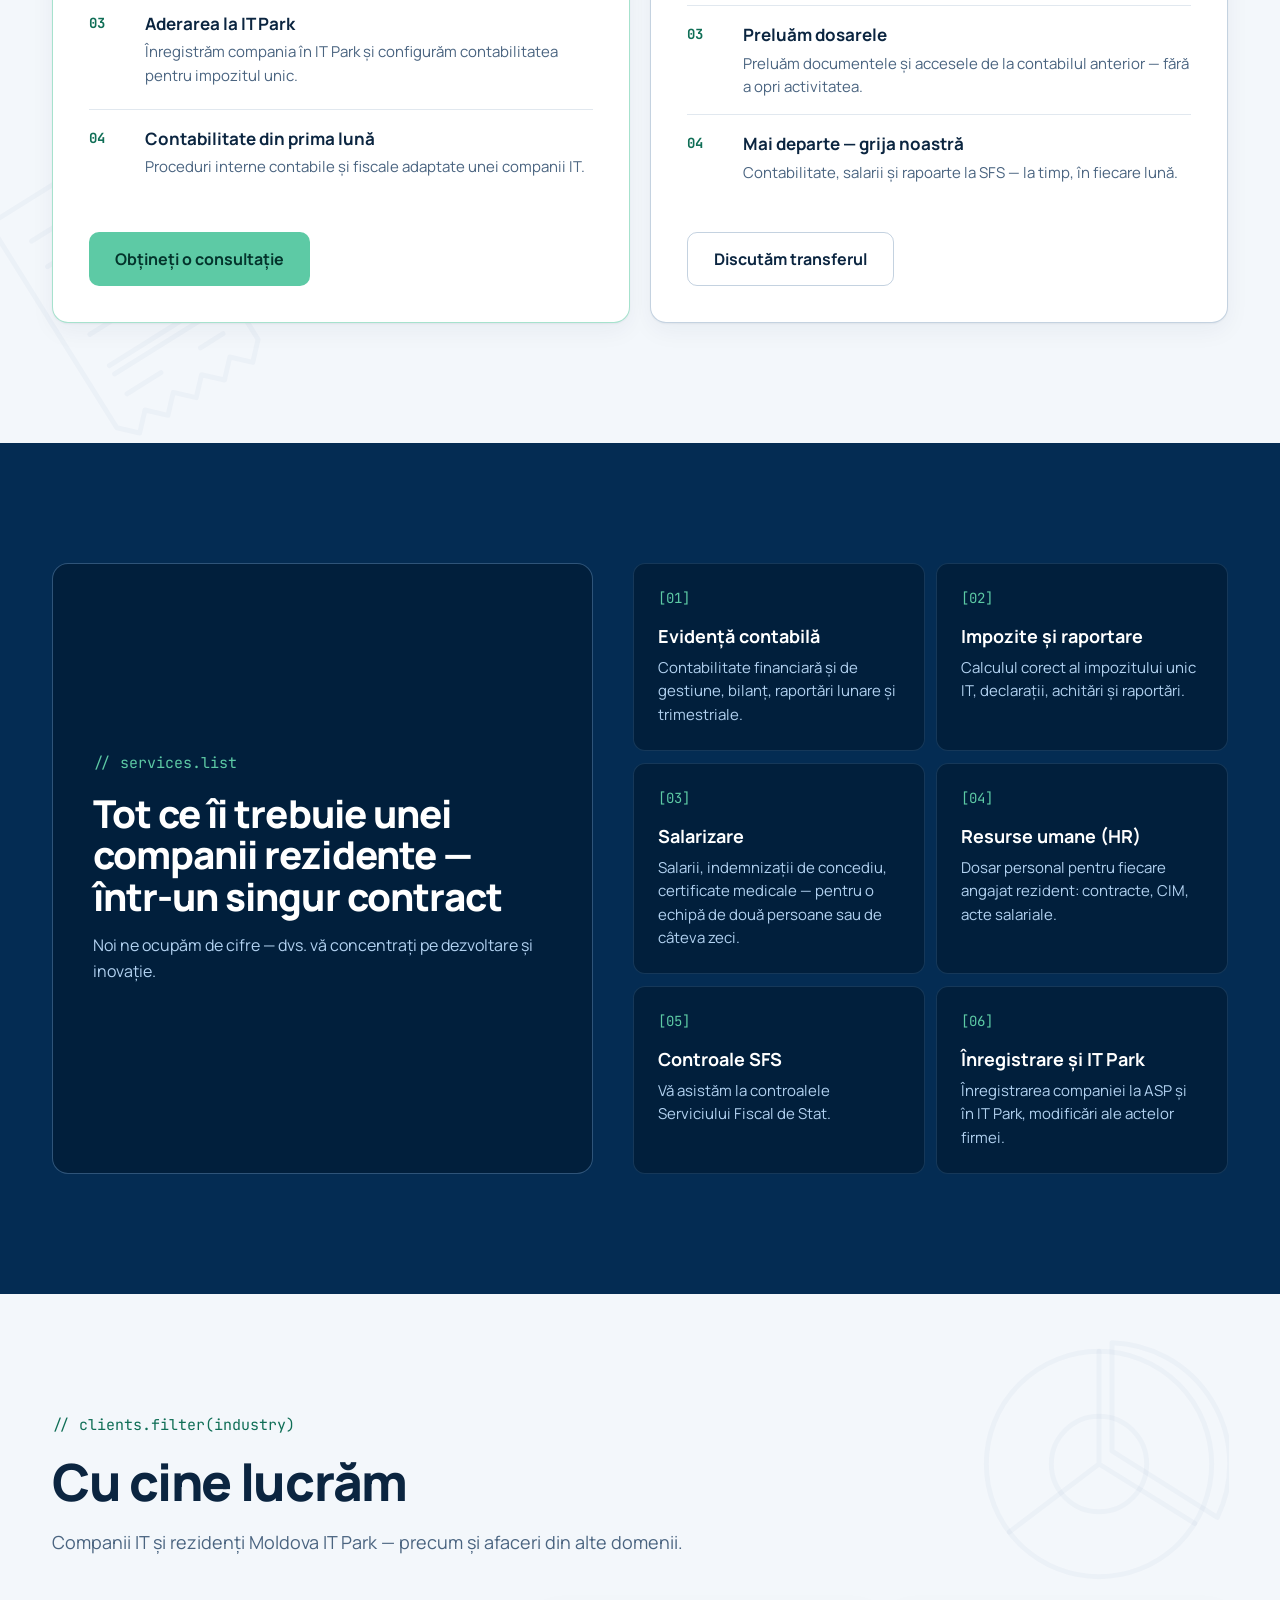
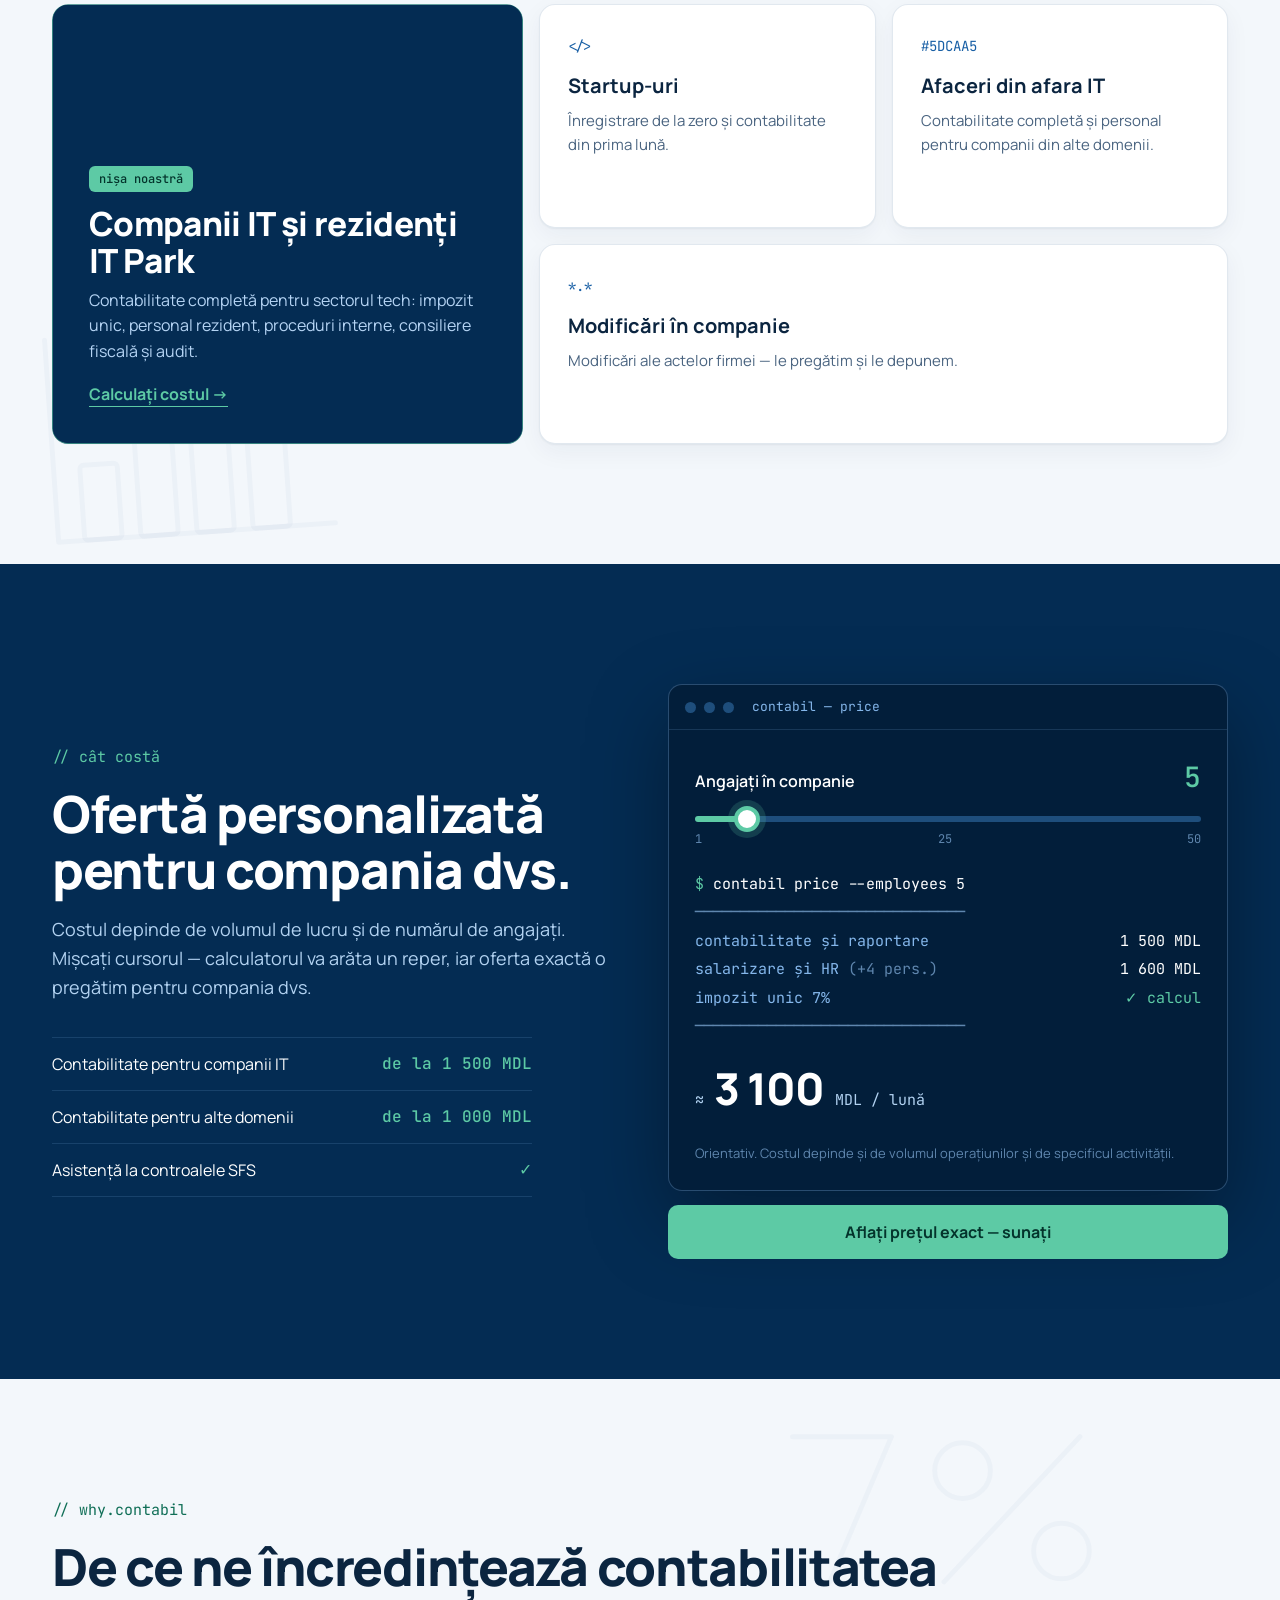
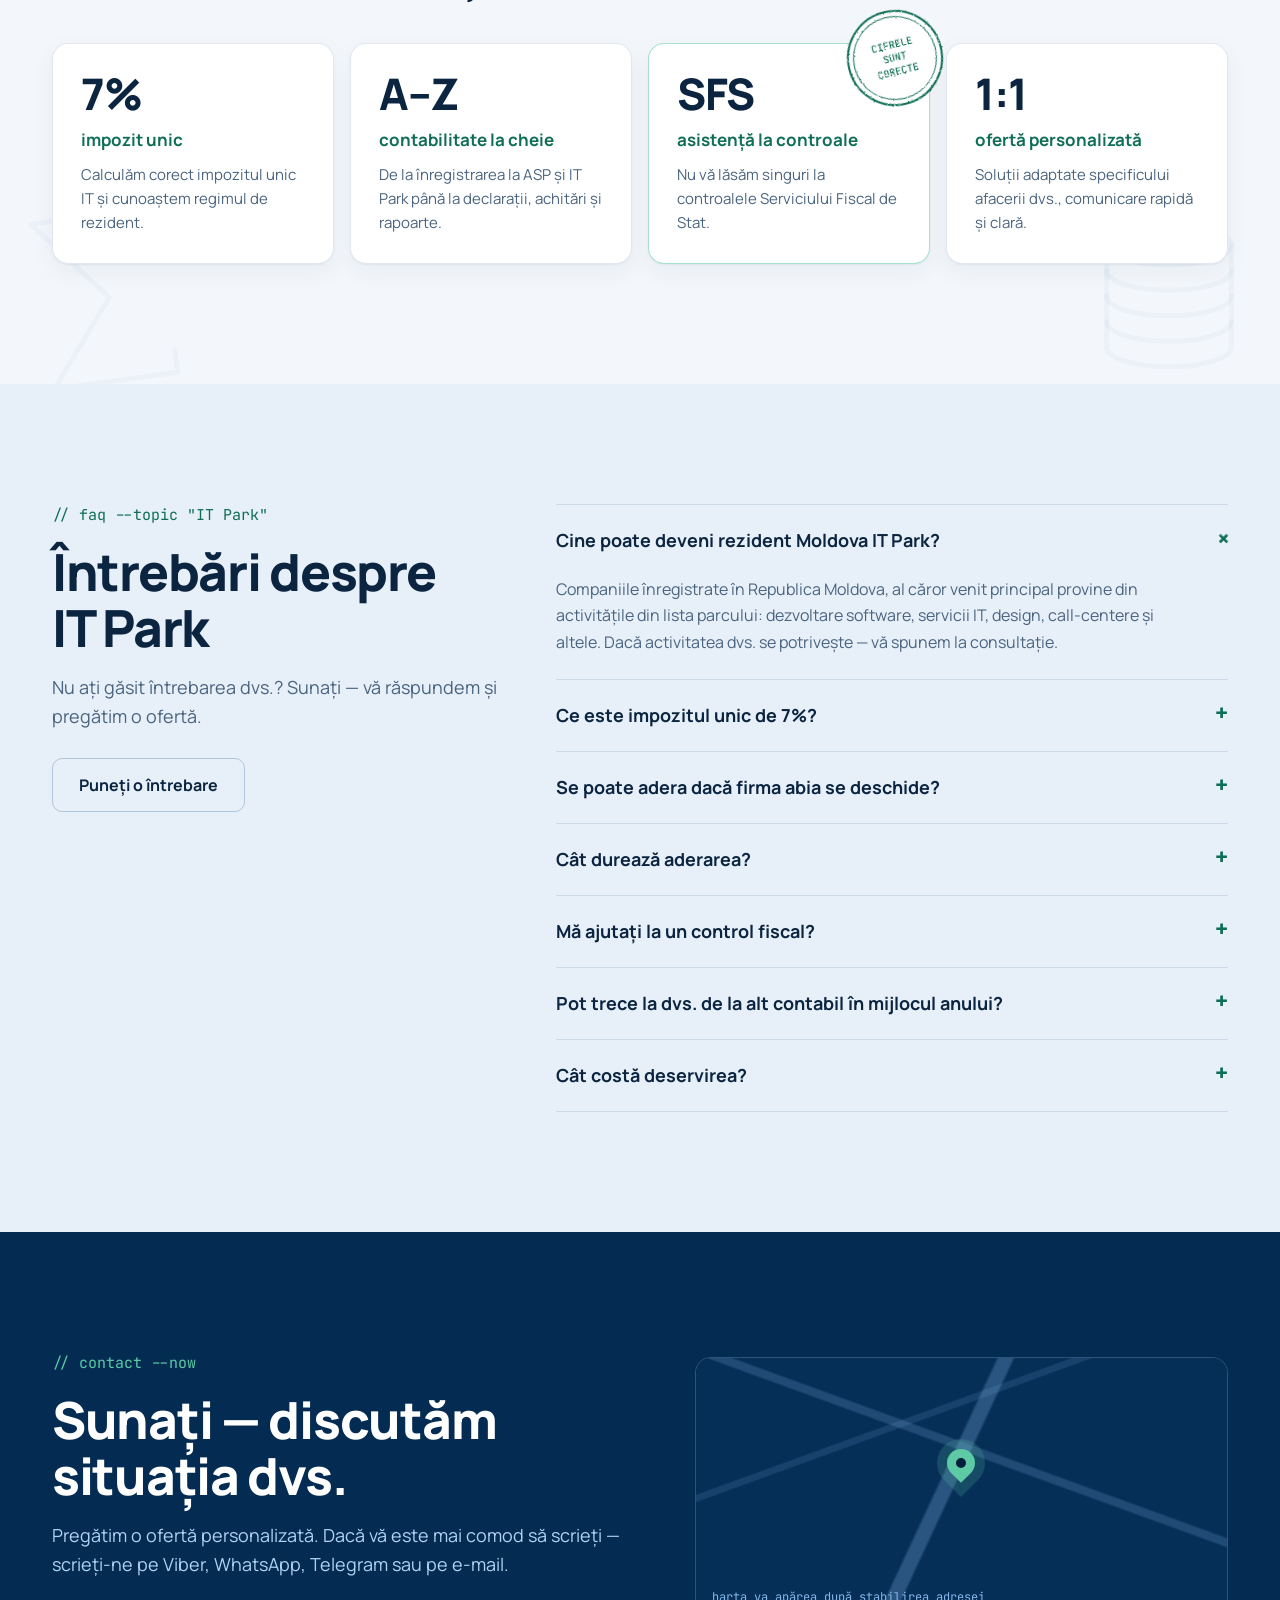
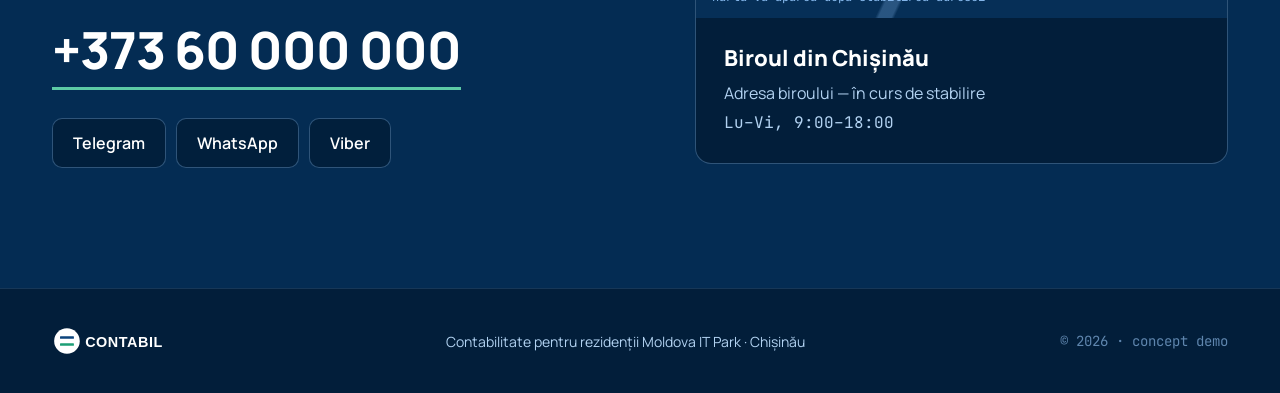
<file: ro.html>
<!DOCTYPE html>
<html lang="ro">
<head>
<meta charset="UTF-8">
<meta name="viewport" content="width=device-width, initial-scale=1">
<title>CONTABIL — contabilitate pentru rezidenții Moldova IT Park</title>
<meta name="description" content="Contabilitate completă pentru companiile IT și rezidenții Moldova IT Park: înregistrare la ASP și în IT Park, evidență, impozit unic, personal, asistență la controalele SFS. Ofertă personalizată.">
<!-- Previzualizare link (Viber, Telegram, WhatsApp, Facebook). Mesageriile acceptă doar adresa COMPLETĂ:
     la publicare înlocuiți https://webonix-md.github.io/contabil-lx/ cu adresa reală a site-ului în og:url și og:image -->
<meta property="og:type" content="website">
<meta property="og:locale" content="ro_RO">
<meta property="og:locale:alternate" content="ru_RU">
<meta property="og:site_name" content="CONTABIL">
<meta property="og:title" content="Contabilitate pentru rezidenții Moldova IT Park — CONTABIL">
<meta property="og:description" content="Contabilitate completă pentru companiile IT: înregistrare, evidență, impozit unic și personal. Noi ne ocupăm de cifre — dvs. vă concentrați pe inovație.">
<meta property="og:url" content="https://webonix-md.github.io/contabil-lx/ro.html">
<meta property="og:image" content="https://webonix-md.github.io/contabil-lx/img/og/og-square-ro.jpg">
<meta property="og:image:type" content="image/jpeg">
<meta property="og:image:width" content="1200">
<meta property="og:image:height" content="1200">
<meta property="og:image:alt" content="CONTABIL: „Voi scrieți cod. Noi echilibrăm balanța.” Contabilitate pentru rezidenții Moldova IT Park">
<meta name="twitter:card" content="summary_large_image">
<link rel="icon" href="img/logo/favicon.svg" type="image/svg+xml">
<link rel="alternate" hreflang="ru" href="index.html">
<link rel="preconnect" href="https://fonts.googleapis.com">
<link rel="preconnect" href="https://fonts.gstatic.com" crossorigin>
<link rel="preconnect" href="https://images.unsplash.com">
<link href="https://fonts.googleapis.com/css2?family=JetBrains+Mono:wght@400;500&family=Manrope:wght@400;500;600;700;800&display=swap" rel="stylesheet">
<link rel="stylesheet" href="css/styles.css">
</head>
<body>

<!-- ============ Шапка ============ -->
<header class="header" id="header">
  <div class="wrap header__row">
    <a class="header__logo" href="#top" aria-label="CONTABIL — pagina principală"><img src="img/logo/contabil-logo-inverse.svg" alt="CONTABIL" width="176" height="40"></a>
    <nav class="nav" id="nav" aria-label="Meniul principal">
      <a href="#start">IT Park</a>
      <a href="#services">Servicii</a>
      <a href="#clients">Clienți</a>
      <a href="#price">Preț</a>
      <a href="#faq">Întrebări</a>
      <a href="#contacts">Contacte</a>
    </nav>
    <div class="header__meta">
      <span class="lang mono" aria-label="Limba site-ului"><a href="index.html" hreflang="ru" lang="ru">RU</a><a class="is-active" href="ro.html" hreflang="ro" aria-current="true">RO</a></span>
      <a class="header__phone" data-phone href="tel:+37360000000">+373 60 000 000</a>
      <button class="burger" id="burger" aria-label="Deschide meniul" aria-expanded="false" aria-controls="nav"><span></span><span></span></button>
    </div>
  </div>
</header>

<main id="top">

<!-- ============ 1. Первый экран ============ -->
<section class="hero photo-bg photo-fixed" data-photo="hero">
  <div class="wrap hero__grid">
    <div>
      <p class="comment mono">// contabilitate pentru rezidenții Moldova IT Park</p>
      <h1 class="hero__title">Voi scrieți cod.<br><span>Noi echilibrăm balanța.</span></h1>
      <p class="hero__lead">Contabilitate completă pentru companiile IT: înregistrare, evidență, impozit unic și personal. Noi ne ocupăm de cifre — dvs. vă concentrați pe inovație.</p>
      <div class="doors">
        <a class="door door--primary" href="#door-new"><small>new_company</small><strong>Vreau să deschid o companie →</strong></a>
        <a class="door" href="#door-existing"><small>existing_srl</small><strong>Am deja un SRL →</strong></a>
      </div>
      <p class="hero__call">Sau sunați direct: <a data-phone href="tel:+37360000000">+373 60 000 000</a></p>
    </div>

    <div>
      <div class="term" aria-label="Exemplu de status al unei companii deservite">
        <div class="term__bar"><i></i><i></i><i></i><span class="mono">contabil — status</span></div>
        <div class="term__body" id="heroTerm">
          <div class="term__line"><span class="t-prompt">$</span> contabil status --company "Your SRL"</div>
          <div class="term__line"><span class="t-dim">──────────────────────────────</span></div>
          <div class="term__line"><span class="t-key">rezident IT Park  </span> <span class="t-ok">✓ activ</span></div>
          <div class="term__line"><span class="t-key">impozit unic      </span> 7%</div>
          <div class="term__line"><span class="t-key">salarii · luna    </span> <span class="t-ok">✓ calculate</span></div>
          <div class="term__line"><span class="t-key">rapoarte la SFS   </span> <span class="t-ok">✓ depuse la timp</span></div>
          <div class="term__line"><span class="t-key">dosare angajați   </span> <span class="t-ok">✓ completate</span></div>
          <div class="term__line"><span class="t-dim">──────────────────────────────</span></div>
          <div class="term__line"><span class="t-ok">✓ all good.</span> <span class="t-dim">Puteți lucra mai departe.</span> <span class="cursor"></span></div>
        </div>
      </div>
      <div class="stats">
        <div class="stat"><b>7%</b><span>impozit unic</span></div>
        <div class="stat"><b>A–Z</b><span>contabilitate la cheie</span></div>
        <div class="stat"><b>HR</b><span>dosare de personal</span></div>
      </div>
    </div>
  </div>
</section>

<!-- ============ 2. Две двери ============ -->
<section class="section light has-deco" id="start">
  <!-- Фоновые SVG-иконки (декор). Чтобы убрать — удалите этот div и класс has-deco -->
  <div class="deco" aria-hidden="true">
    <!-- Калькулятор -->
    <svg class="deco__calc" viewBox="0 0 120 160"><rect x="4" y="4" width="112" height="152" rx="12"/><rect x="16" y="16" width="88" height="34" rx="4"/><path d="M78 40h18M88 26v0"/><rect x="16" y="62" width="18" height="18" rx="3"/><rect x="40" y="62" width="18" height="18" rx="3"/><rect x="64" y="62" width="18" height="18" rx="3"/><rect x="88" y="62" width="18" height="18" rx="3"/><rect x="16" y="86" width="18" height="18" rx="3"/><rect x="40" y="86" width="18" height="18" rx="3"/><rect x="64" y="86" width="18" height="18" rx="3"/><rect x="88" y="86" width="18" height="42" rx="3"/><rect x="16" y="110" width="18" height="18" rx="3"/><rect x="40" y="110" width="18" height="18" rx="3"/><rect x="64" y="110" width="18" height="18" rx="3"/><rect x="16" y="134" width="42" height="14" rx="3"/><rect x="64" y="134" width="42" height="14" rx="3"/><path d="M92 97h6M95 94v6M92 119h6"/></svg>
    <!-- Кассовый чек -->
    <svg class="deco__receipt" viewBox="0 0 120 170"><path d="M10 6h100v144l-10 10-10-10-10 10-10-10-10 10-10-10-10 10-10-10-10 10-10-10z"/><path d="M26 28h68M26 46h44M78 46h16M26 62h52M84 62h10M26 78h36M70 78h24M26 94h48M82 94h12"/><path d="M26 116h68M26 122h68"/><path d="M26 136h24M78 136h16"/></svg>
    <!-- Знак баланса «=» -->
    <svg class="deco__equals" viewBox="0 0 120 120"><circle cx="60" cy="60" r="56"/><rect x="30" y="42" width="60" height="10" rx="2"/><rect x="30" y="68" width="60" height="10" rx="2"/></svg>
  </div>
  <div class="wrap">
    <p class="comment mono">// alegeți situația dvs.</p>
    <h2 class="section__title">Cu ce începem?</h2>

    <div class="paths" data-converge>
      <article class="path path--new" id="door-new">
        <header class="path__head">
          <span class="path__tag mono">new_company</span>
          <h3>Deschid o companie</h3>
          <p>Încă nu aveți un SRL sau abia l-ați înregistrat. Vă ghidăm pas cu pas: de la înregistrarea la ASP până la statutul de rezident IT Park.</p>
        </header>
        <ol class="steps">
          <li><b class="mono">01</b><div><strong>Consultație și ofertă</strong><span>Analizăm situația dvs. și pregătim o ofertă personalizată pentru compania dvs.</span></div></li>
          <li><b class="mono">02</b><div><strong>Înregistrarea SRL la ASP</strong><span>Înregistrăm compania la ASP și vă ghidăm pas cu pas.</span></div></li>
          <li><b class="mono">03</b><div><strong>Aderarea la IT Park</strong><span>Înregistrăm compania în IT Park și configurăm contabilitatea pentru impozitul unic.</span></div></li>
          <li><b class="mono">04</b><div><strong>Contabilitate din prima lună</strong><span>Proceduri interne contabile și fiscale adaptate unei companii IT.</span></div></li>
        </ol>
        <a class="btn btn--teal" data-phone href="tel:+37360000000">Obțineți o consultație</a>
      </article>

      <article class="path path--existing" id="door-existing">
        <header class="path__head">
          <span class="path__tag mono">existing_srl</span>
          <h3>Deja rezident IT Park</h3>
          <p>Compania funcționează, dar doriți să încredințați contabilitatea unor mâini sigure. Preluăm contabilitatea și impozitele.</p>
        </header>
        <ol class="steps">
          <li><b class="mono">01</b><div><strong>Un apel sau un mesaj</strong><span>Ne spuneți pe scurt despre companie: domeniul, numărul de angajați, contabilul actual.</span></div></li>
          <li><b class="mono">02</b><div><strong>Vedem în ce stare este contabilitatea</strong><span>Răspundem la întrebări și vă spunem costul deservirii pentru compania dvs.</span></div></li>
          <li><b class="mono">03</b><div><strong>Preluăm dosarele</strong><span>Preluăm documentele și accesele de la contabilul anterior — fără a opri activitatea.</span></div></li>
          <li><b class="mono">04</b><div><strong>Mai departe — grija noastră</strong><span>Contabilitate, salarii și rapoarte la SFS — la timp, în fiecare lună.</span></div></li>
        </ol>
        <a class="btn btn--outline" data-phone href="tel:+37360000000">Discutăm transferul</a>
      </article>
    </div>
  </div>
</section>

<!-- ============ 3. Что входит ============ -->
<section class="section section--alt photo-bg photo-fixed" id="services" data-photo="hero">
  <div class="wrap services">
    <div class="services__visual">
      <p class="comment mono">// services.list</p>
      <h2 class="section__title">Tot ce îi trebuie unei companii rezidente — într-un&nbsp;singur contract</h2>
      <p class="services__note">Noi ne ocupăm de cifre — dvs. vă concentrați pe dezvoltare și inovație.</p>
    </div>

    <ul class="services__list" data-fly-in>
      <li class="service">
        <span class="service__icon mono">[01]</span>
        <div><h3>Evidență contabilă</h3><p>Contabilitate financiară și de gestiune, bilanț, raportări lunare și trimestriale.</p></div>
      </li>
      <li class="service">
        <span class="service__icon mono">[02]</span>
        <div><h3>Impozite și raportare</h3><p>Calculul corect al impozitului unic IT, declarații, achitări și raportări.</p></div>
      </li>
      <li class="service">
        <span class="service__icon mono">[03]</span>
        <div><h3>Salarizare</h3><p>Salarii, indemnizații de concediu, certificate medicale — pentru o echipă de două persoane sau de câteva zeci.</p></div>
      </li>
      <li class="service">
        <span class="service__icon mono">[04]</span>
        <div><h3>Resurse umane (HR)</h3><p>Dosar personal pentru fiecare angajat rezident: contracte, CIM, acte salariale.</p></div>
      </li>
      <li class="service">
        <span class="service__icon mono">[05]</span>
        <div><h3>Controale SFS</h3><p>Vă asistăm la controalele Serviciului Fiscal de Stat.</p></div>
      </li>
      <li class="service">
        <span class="service__icon mono">[06]</span>
        <div><h3>Înregistrare și IT Park</h3><p>Înregistrarea companiei la ASP și în IT Park, modificări ale actelor firmei.</p></div>
      </li>
    </ul>
  </div>
</section>

<!-- ============ 4. С кем работаем ============ -->
<section class="section light has-deco" id="clients">
  <!-- Фоновые SVG-иконки (декор). Чтобы убрать — удалите этот div и класс has-deco -->
  <div class="deco" aria-hidden="true">
    <!-- Круговая диаграмма -->
    <svg class="deco__pie" viewBox="0 0 120 120"><circle cx="60" cy="60" r="52"/><path d="M60 60V8M60 60l44.2 27.4M60 60 18.6 91.4"/><path d="M66 54V4a56 56 0 0 1 48.6 80.6z"/><circle cx="60" cy="60" r="22"/></svg>
    <!-- Столбики графика -->
    <svg class="deco__bars" viewBox="0 0 160 120"><path d="M6 114h148M6 6v108"/><rect x="20" y="74" width="20" height="40" rx="2"/><rect x="50" y="54" width="20" height="60" rx="2"/><rect x="80" y="64" width="20" height="50" rx="2"/><rect x="110" y="30" width="20" height="84" rx="2"/><path d="M22 60 58 40l32 12 42-36"/><path d="M122 16h10v10"/></svg>
  </div>
  <div class="wrap">
    <p class="comment mono">// clients.filter(industry)</p>
    <h2 class="section__title">Cu cine lucrăm</h2>
    <p class="section__lead">Companii IT și rezidenți Moldova IT Park — precum și afaceri din alte domenii.</p>

    <div class="clients" data-dossier>
      <article class="client client--featured photo-bg" data-photo="clients">
        <span class="client__badge mono">nișa noastră</span>
        <h3>Companii IT și rezidenți IT Park</h3>
        <p>Contabilitate completă pentru sectorul tech: impozit unic, personal rezident, proceduri interne, consiliere fiscală și audit.</p>
        <a class="link-arrow" href="#price">Calculați costul →</a>
      </article>
      <article class="client">
        <span class="client__code mono">&lt;/&gt;</span>
        <h3>Startup-uri</h3>
        <p>Înregistrare de la zero și contabilitate din prima lună.</p>
      </article>
      <article class="client">
        <span class="client__code mono">#5DCAA5</span>
        <h3>Afaceri din afara IT</h3>
        <p>Contabilitate completă și personal pentru companii din alte domenii.</p>
      </article>
      <article class="client">
        <span class="client__code mono">*.*</span>
        <h3>Modificări în companie</h3>
        <p>Modificări ale actelor firmei — le pregătim și le depunem.</p>
      </article>
    </div>
  </div>
</section>

<!-- ============ 5. Цена ============ -->
<section class="section section--alt photo-bg photo-fixed" id="price" data-photo="hero">
  <div class="wrap price">
    <div class="price__intro">
      <p class="comment mono">// cât costă</p>
      <h2 class="section__title">Ofertă personalizată pentru&nbsp;compania dvs.</h2>
      <p class="section__lead">Costul depinde de volumul de lucru și de numărul de angajați. Mișcați cursorul — calculatorul va arăta un reper, iar oferta exactă o pregătim pentru compania dvs.</p>

      <ul class="free">
        <li><span>Contabilitate pentru companii IT</span><b class="mono">de la 1 500 MDL</b></li>
        <li><span>Contabilitate pentru alte domenii</span><b class="mono">de la 1 000 MDL</b></li>
        <li><span>Asistență la controalele SFS</span><b class="mono">✓</b></li>
      </ul>
    </div>

    <div class="calc">
      <div class="term">
        <div class="term__bar"><i></i><i></i><i></i><span class="mono">contabil — price</span></div>
        <div class="term__body term__body--calc">
          <label class="calc__label" for="employees">
            <span>Angajați în companie</span>
            <output class="calc__count mono" id="employeesOut" for="employees">5</output>
          </label>
          <input class="calc__range" type="range" id="employees" min="1" max="50" step="1" value="5">
          <div class="calc__scale mono"><span>1</span><span>25</span><span>50</span></div>

          <div class="calc__out mono" aria-live="polite">
            <div><span class="t-prompt">$</span> contabil price --employees <span id="cmdEmployees">5</span></div>
            <div class="t-dim">──────────────────────────────</div>
            <div class="calc__row"><span class="t-key">contabilitate și raportare</span><span id="rowBase">1 500 MDL</span></div>
            <div class="calc__row"><span class="t-key">salarizare și HR <span class="t-dim" id="rowExtraLabel">(+4 pers.)</span></span><span id="rowExtra">1 600 MDL</span></div>
            <div class="calc__row"><span class="t-key">impozit unic 7%</span><span class="t-ok">✓ calcul</span></div>
            <div class="t-dim">──────────────────────────────</div>
            <div class="calc__total"><span>≈</span><b id="total">3 100</b><span>MDL / lună</span></div>
          </div>
          <p class="calc__note">Orientativ. Costul depinde și de volumul operațiunilor și de specificul activității.</p>
        </div>
      </div>
      <a class="btn btn--teal btn--block" data-phone href="tel:+37360000000">Aflați prețul exact — sunați</a>
    </div>
  </div>
</section>

<!-- ============ 6. Почему мы ============ -->
<section class="section light has-deco" id="why">
  <!-- Фоновые SVG-иконки (декор). Чтобы убрать — удалите этот div и класс has-deco -->
  <div class="deco" aria-hidden="true">
    <!-- «7%» — единый налог IT Park -->
    <svg class="deco__percent" viewBox="0 0 220 120"><path d="M12 14h64L36 108"/><circle cx="122" cy="36" r="18"/><circle cx="186" cy="88" r="18"/><path d="M198 14 110 108"/></svg>
    <!-- Знак суммы Σ -->
    <svg class="deco__sigma" viewBox="0 0 100 120"><path d="M88 22V8H10l42 52-42 52h78V98"/></svg>
    <!-- Стопка монет -->
    <svg class="deco__coins" viewBox="0 0 120 120"><ellipse cx="60" cy="24" rx="44" ry="14"/><path d="M16 24v18c0 7.7 19.7 14 44 14s44-6.3 44-14V24"/><path d="M16 42v18c0 7.7 19.7 14 44 14s44-6.3 44-14V42"/><path d="M16 60v18c0 7.7 19.7 14 44 14s44-6.3 44-14V60"/><path d="M16 78v18c0 7.7 19.7 14 44 14s44-6.3 44-14V78"/></svg>
  </div>
  <div class="wrap">
    <p class="comment mono">// why.contabil</p>
    <h2 class="section__title">De ce ne încredințează contabilitatea</h2>
    <div class="why">
      <article class="why__item">
        <b class="why__num">7%</b>
        <h3>impozit unic</h3>
        <p>Calculăm corect impozitul unic IT și cunoaștem regimul de rezident.</p>
      </article>
      <article class="why__item">
        <b class="why__num">A–Z</b>
        <h3>contabilitate la cheie</h3>
        <p>De la înregistrarea la ASP și IT Park până la declarații, achitări și rapoarte.</p>
      </article>
      <article class="why__item why__item--accent">
        <b class="why__num">SFS</b>
        <h3>asistență la controale</h3>
        <p>Nu vă lăsăm singuri la controalele Serviciului Fiscal de Stat.</p>
        <span class="stamp mono" aria-hidden="true">cifrele<br>sunt<br>corecte</span>
        <!-- «Ставим печать при вас»: тень и сам штамп (анимация — main.js, блок «Печать») -->
        <span class="stamper-shadow" aria-hidden="true"></span>
        <!-- Штамп рисуется скриптом (main.js, «Печать»). data-tilt — угол взгляда сверху в градусах:
             0 — строго сбоку, 35 — три четверти, 60–70 — почти сверху, ручка смотрит на вас -->
        <span class="stamper" aria-hidden="true" data-tilt="50"></span>
      </article>
      <article class="why__item">
        <b class="why__num">1:1</b>
        <h3>ofertă personalizată</h3>
        <p>Soluții adaptate specificului afacerii dvs., comunicare rapidă și clară.</p>
      </article>
    </div>
  </div>
</section>

<!-- ============ 7. Вопросы про IT Park ============ -->
<section class="section section--alt light" id="faq">
  <div class="wrap faq">
    <div class="faq__intro">
      <p class="comment mono">// faq --topic "IT Park"</p>
      <h2 class="section__title">Întrebări despre IT&nbsp;Park</h2>
      <p class="section__lead">Nu ați găsit întrebarea dvs.? Sunați — vă răspundem și pregătim o ofertă.</p>
      <a class="btn btn--outline" data-phone href="tel:+37360000000">Puneți o întrebare</a>
    </div>

    <div class="faq__list">
      <details class="qa" open>
        <summary>Cine poate deveni rezident Moldova IT Park?</summary>
        <p>Companiile înregistrate în Republica Moldova, al căror venit principal provine din activitățile din lista parcului: dezvoltare software, servicii IT, design, call-centere și altele. Dacă activitatea dvs. se potrivește — vă spunem la consultație.</p>
      </details>
      <details class="qa">
        <summary>Ce este impozitul unic de 7%?</summary>
        <p>Rezidenții plătesc un singur impozit — 7% din cifra de afaceri, dar nu mai puțin decât o sumă minimă pentru fiecare angajat (legată de salariul mediu pe economie). Acest impozit înlocuiește impozitul pe profit, impozitul pe venit din salarii, contribuțiile și o serie de alte plăți.</p>
      </details>
      <details class="qa">
        <summary>Se poate adera dacă firma abia se deschide?</summary>
        <p>Da. Înregistrăm compania la ASP și în IT Park și vă ghidăm pas cu pas.</p>
      </details>
      <details class="qa">
        <summary>Cât durează aderarea?</summary>
        <p>Depinde de pregătirea documentelor și de examinarea cererii de către administrația parcului. Termenele realiste pentru cazul dvs. vi le spunem la consultație.</p>
      </details>
      <details class="qa">
        <summary>Mă ajutați la un control fiscal?</summary>
        <p>Da, vă asistăm la controalele Serviciului Fiscal de Stat (SFS).</p>
      </details>
      <details class="qa">
        <summary>Pot trece la dvs. de la alt contabil în mijlocul anului?</summary>
        <p>Da. Preluăm documentele și accesele de la contabilul anterior și continuăm evidența fără a opri activitatea companiei.</p>
      </details>
      <details class="qa">
        <summary>Cât costă deservirea?</summary>
        <p>Pentru companiile IT — de la 1 500 MDL pe lună, pentru alte domenii — de la 1 000 MDL; prețul exact depinde de volumul de lucru. Suma orientativă o arată <a href="#price">calculatorul</a>, iar pe cea exactă v-o spunem după o discuție.</p>
      </details>
    </div>
  </div>
</section>

<!-- ============ 8. Контакты ============ -->
<section class="contacts photo-bg photo-fixed" id="contacts" data-photo="hero">
  <div class="wrap contacts__grid">
    <div>
      <p class="comment mono">// contact --now</p>
      <h2 class="section__title">Sunați — discutăm situația dvs.</h2>
      <p class="section__lead">Pregătim o ofertă personalizată. Dacă vă este mai comod să scrieți — scrieți-ne pe Viber, WhatsApp, Telegram sau pe e-mail.</p>
      <a class="contacts__phone" data-phone href="tel:+37360000000">+373 60 000 000</a>
      <div class="messengers">
        <a class="msg" data-msg="telegram" href="#" target="_blank" rel="noopener">Telegram</a>
        <a class="msg" data-msg="whatsapp" href="#" target="_blank" rel="noopener">WhatsApp</a>
        <a class="msg" data-msg="viber" href="#">Viber</a>
      </div>
    </div>

    <div class="office">
      <div class="office__map" role="img" aria-label="Hartă: biroul din Chișinău (provizoriu)">
        <span class="office__pin" aria-hidden="true"></span>
        <span class="office__map-note mono">harta va apărea după stabilirea adresei</span>
      </div>
      <div class="office__info">
        <h3>Biroul din <span data-office="city">Chișinău</span></h3>
        <p data-office="address">Adresa biroului — în curs de stabilire</p>
        <p class="mono" data-office="hours">Lu–Vi, 9:00–18:00</p>
      </div>
    </div>
  </div>
</section>

</main>

<footer class="footer">
  <div class="wrap footer__row">
    <img src="img/logo/contabil-logo-inverse.svg" alt="CONTABIL" width="140" height="32">
    <p>Contabilitate pentru rezidenții Moldova IT Park · Chișinău</p>
    <p class="mono footer__demo">© 2026 · concept demo</p>
  </div>
</footer>

<!-- Кнопка звонка на телефоне -->
<a class="callbar" data-phone href="tel:+37360000000"><span>Sunați contabilul</span><b class="mono">→</b></a>

<!-- SVG-фильтр «мастика»: неровные края оттиска печати -->
<svg width="0" height="0" style="position:absolute" aria-hidden="true" focusable="false">
  <filter id="ink-rough" x="-10%" y="-10%" width="120%" height="120%">
    <feTurbulence type="fractalNoise" baseFrequency="0.85" numOctaves="2" seed="7" result="noise"/>
    <feDisplacementMap in="SourceGraphic" in2="noise" scale="2.2" xChannelSelector="R" yChannelSelector="G"/>
  </filter>
</svg>

<script src="js/site-data.js"></script>
<script src="js/main.js"></script>
</body>
</html>
</file>
<file: css/styles.css>
/* ==========================================================================
   CONTABIL — лендинг бухгалтерии для резидентов Moldova IT Park
   Стиль «IT-тёмный»: тёмно-синий, сетка, моно-акценты, фото в дуотоне
   ========================================================================== */

:root {
  --bg: #042C53;
  --bg-deep: #021E3A;
  --bg-alt: #03264A;
  --line: rgba(133, 183, 235, .16);
  --line-strong: rgba(133, 183, 235, .35);
  --navy: #0C447C;
  --teal: #5DCAA5;
  --teal-hover: #7AD6B7;
  --teal-ink: #04342C;
  --sky: #85B7EB;
  --text: #FFFFFF;
  --muted: #b2d2f1;
  --dim: #5F86AE;
  --accent: #5DCAA5;
  /* акцентный ТЕКСТ (на светлом — темнее) */
  --card: rgba(2, 30, 58, .9);
  /* фон карточек */

  --radius: 12px;
  --radius-sm: 8px;
  --wrap: 1240px;
  --header-h: 84px;

  --font: "Manrope", system-ui, sans-serif;
  --mono: "JetBrains Mono", ui-monospace, monospace;
}

* {
  box-sizing: border-box;
  margin: 0;
  padding: 0;
}

html {
  scroll-behavior: smooth;
  scroll-padding-top: var(--header-h);
}

body {
  font-family: var(--font);
  color: var(--text);
  background: var(--bg);
  line-height: 1.5;
  -webkit-font-smoothing: antialiased;
}

a {
  color: inherit;
  text-decoration: none;
}

img {
  display: block;
  max-width: 100%;
}

button {
  font: inherit;
  color: inherit;
  background: none;
  border: 0;
  cursor: pointer;
}

:focus-visible {
  outline: 2px solid var(--teal);
  outline-offset: 3px;
  border-radius: 4px;
}

.wrap {
  max-width: var(--wrap);
  margin: 0 auto;
  padding: 0 32px;
}

.mono {
  font-family: var(--mono);
}

.section--alt {
  background-color: var(--bg-alt);
}

/* Светлый блок: добавьте класс light секции. Терминал и карточки с фото внутри остаются тёмными.
   Пример: <section class="section light" id="why"> */
.light {
  --text: #0B2540;
  --muted: #4A6480;
  --dim: #7C93AC;
  --sky: #185FA5;
  --line: rgba(12, 68, 124, .12);
  --line-strong: rgba(12, 68, 124, .24);
  --accent: #0F6E56;
  --card: #FFFFFF;
  --bg: #F3F7FB;
  --bg-alt: #E7EFF8;
  --stamp-bg: #FFFFFF;
  color: var(--text);
  background-color: var(--bg);
}

.light.section--alt {
  background-color: var(--bg-alt);
}

.light .service, .light .client, .light .why__item, .light .path {
  box-shadow: 0 1px 2px rgba(4, 44, 83, .06), 0 8px 24px rgba(4, 44, 83, .05);
}

.light .term {
  box-shadow: 0 24px 60px rgba(4, 44, 83, .28);
}

/* Тёмные «острова» внутри светлого блока */
.light .term, .light .photo-bg {
  --text: #FFFFFF;
  --muted: #B5D4F4;
  --dim: #5F86AE;
  --sky: #85B7EB;
  --line: rgba(133, 183, 235, .16);
  --line-strong: rgba(133, 183, 235, .35);
  --accent: #5DCAA5;
  --card: rgba(2, 30, 58, 0.9);
  --bg: #042C53;
  color: var(--text);
}

/* Фото в дуотоне: тонировка → фото в режиме luminosity на синем */
.photo-bg.has-photo {
  background-color: var(--bg);
  background-image:
    linear-gradient(var(--tint-dir, 90deg), rgba(4, 44, 83, var(--tint-a, .92)) 0%, rgba(4, 44, 83, var(--tint-b, .55)) 100%),
    var(--photo);
  background-size: 100% 100%, cover;
  background-position: center, var(--photo-pos, center);
  background-repeat: no-repeat, no-repeat;
  background-blend-mode: normal, luminosity;
}

/* Фото «стоит на месте», а блок едет поверх него — эффект окна.
   Добавьте класс photo-fixed блоку с фото. Работает и на телефонах (включая iPhone):
   фото лежит в отдельном слое position: fixed, а блок обрезает его по своим границам (clip-path). */
.photo-bg.has-photo.photo-fixed {
  position: relative;
  isolation: isolate;
  clip-path: inset(0);
  background: var(--bg);
}

.photo-bg.has-photo.photo-fixed::before {
  content: "";
  position: fixed;
  inset: 0;
  z-index: -1;
  pointer-events: none;
  background-color: var(--bg);
  background-image:
    linear-gradient(var(--tint-dir, 90deg), rgba(4, 44, 83, var(--tint-a, .92)) 0%, rgba(4, 44, 83, var(--tint-b, .55)) 100%),
    var(--photo);
  background-size: 100% 100%, cover;
  background-position: center, var(--photo-pos, center);
  background-repeat: no-repeat, no-repeat;
  background-blend-mode: normal, luminosity;
}

/* ---------- Типографика секций ---------- */
.comment {
  font-family: var(--mono);
  color: var(--accent);
  font-size: 15px;
  margin-bottom: 18px;
}

.section {
  padding: 120px 0;
}

.section__title {
  font-weight: 800;
  font-size: clamp(32px, 4vw, 52px);
  line-height: 1.08;
  letter-spacing: -.025em;
  max-width: 18em;
}

.section__lead {
  margin-top: 18px;
  font-size: 18px;
  line-height: 1.6;
  color: var(--muted);
  max-width: 36em;
}

/* ---------- Кнопки ---------- */
.btn {
  display: inline-flex;
  align-items: center;
  justify-content: center;
  gap: 10px;
  min-height: 54px;
  padding: 0 26px;
  border-radius: 10px;
  font-weight: 700;
  font-size: 16px;
  transition: background .15s, color .15s, border-color .15s, transform .15s;
}

.btn:hover {
  transform: translateY(-1px);
}

.btn--teal {
  background: var(--teal);
  color: var(--teal-ink);
}

.btn--teal:hover {
  background: var(--teal-hover);
}

.btn--outline {
  border: 1px solid var(--line-strong);
  color: var(--text);
}

.btn--outline:hover {
  border-color: var(--accent);
  color: var(--accent);
}

.btn--block {
  width: 100%;
}

.link-arrow {
  display: inline-block;
  align-self: flex-start;
  margin-top: 18px;
  font-weight: 700;
  color: var(--accent);
  border-bottom: 1px solid currentColor;
}

/* ==========================================================================
   Шапка
   ========================================================================== */
.header {
  position: fixed;
  top: 0;
  left: 0;
  right: 0;
  z-index: 50;
  transition: background .2s, border-color .2s;
  border-bottom: 1px solid transparent;
}

.header.is-scrolled {
  background: rgba(2, 30, 58, .96);
  border-bottom-color: var(--line);
}

.header__row {
  display: flex;
  align-items: center;
  justify-content: space-between;
  height: var(--header-h);
  gap: 24px;
}

.header__logo img {
  height: 40px;
  width: auto;
}

.nav {
  display: flex;
  gap: 2px;
  font-size: 15px;
  font-weight: 500;
}

.nav a {
  padding: 8px 12px;
  border-radius: var(--radius-sm);
  color: var(--muted);
  transition: background .15s, color .15s;
}

.nav a:hover {
  background: rgba(255, 255, 255, .06);
  color: #fff;
}

.header__meta {
  display: flex;
  align-items: center;
  gap: 18px;
  font-size: 14px;
}

.lang {
  display: flex;
  border: 1px solid var(--line-strong);
  border-radius: var(--radius-sm);
  overflow: hidden;
}

.lang a {
  padding: 6px 10px;
  color: var(--muted);
}

.lang .is-active {
  background: rgba(93, 202, 165, .16);
  color: var(--teal);
}

.header__phone {
  font-weight: 700;
  white-space: nowrap;
}

.burger {
  display: none;
  width: 44px;
  height: 44px;
  border: 1px solid var(--line-strong);
  border-radius: var(--radius-sm);
  flex-direction: column;
  align-items: center;
  justify-content: center;
  gap: 6px;
}

.burger span {
  display: block;
  width: 18px;
  height: 2px;
  background: #fff;
  transition: transform .2s;
}

.burger[aria-expanded="true"] span:first-child {
  transform: translateY(4px) rotate(45deg);
}

.burger[aria-expanded="true"] span:last-child {
  transform: translateY(-4px) rotate(-45deg);
}

/* ==========================================================================
   1. Первый экран
   ========================================================================== */
.hero {
  min-height: 100vh;
  display: flex;
  align-items: center;
  padding: calc(var(--header-h) + 40px) 0 80px;
}

.hero__grid {
  width: 100%;
  display: grid;
  grid-template-columns: minmax(0, 1.1fr) minmax(0, 1fr);
  gap: 56px;
  align-items: center;
}

.hero__title {
  font-weight: 800;
  font-size: clamp(40px, 5.4vw, 76px);
  line-height: 1.02;
  letter-spacing: -.03em;
}

.hero__title span {
  color: var(--teal);
}

.hero__lead {
  margin-top: 26px;
  font-size: 19px;
  line-height: 1.6;
  color: var(--muted);
  max-width: 32em;
}

.doors {
  margin-top: 36px;
  display: grid;
  grid-template-columns: 1fr 1fr;
  gap: 12px;
  max-width: 620px;
}

.door {
  display: flex;
  flex-direction: column;
  gap: 6px;
  padding: 18px 20px;
  border-radius: var(--radius);
  border: 1px solid var(--line-strong);
  background: rgba(4, 44, 83, .6);
  transition: border-color .15s, transform .15s;
}

.door:hover {
  border-color: var(--teal);
  transform: translateY(-2px);
}

.door small {
  font-family: var(--mono);
  font-size: 12px;
  color: var(--sky);
}

.door strong {
  font-size: 17px;
  font-weight: 700;
}

.door--primary {
  background: var(--teal);
  color: var(--teal-ink);
  border-color: var(--teal);
}

.door--primary small {
  color: var(--teal-ink);
  opacity: .75;
}

.hero__call {
  margin-top: 18px;
  font-size: 15px;
  color: var(--muted);
}

.hero__call a {
  color: #fff;
  font-weight: 600;
  border-bottom: 1px solid var(--teal);
}

/* Терминал */
.term {
  border-radius: 14px;
  background: var(--bg-deep);
  border: 1px solid rgba(133, 183, 235, .3);
  overflow: hidden;
  box-shadow: 0 30px 80px rgba(0, 0, 0, .35);
}

.term__bar {
  display: flex;
  align-items: center;
  gap: 8px;
  padding: 12px 16px;
  border-bottom: 1px solid var(--line);
}

.term__bar i {
  width: 11px;
  height: 11px;
  border-radius: 50%;
  background: #1E4E7C;
}

.term__bar span {
  margin-left: 10px;
  font-size: 13px;
  color: var(--sky);
}

.term__body {
  padding: 22px 22px 26px;
  font-family: var(--mono);
  font-size: 15px;
  line-height: 1.9;
}

#heroTerm {
  min-height: 330px;
}

.term__line {
  white-space: pre-wrap;
  opacity: 0;
  transform: translateY(4px);
  transition: opacity .25s, transform .25s;
}

.term__line.is-on {
  opacity: 1;
  transform: none;
}

.t-prompt, .t-ok {
  color: var(--teal);
}

.t-key {
  color: var(--sky);
}

.t-dim {
  color: var(--dim);
}

.cursor {
  display: inline-block;
  width: 9px;
  height: 18px;
  background: var(--teal);
  vertical-align: -3px;
  animation: blink 1s steps(1) infinite;
}

@keyframes blink {
  50% {
    opacity: 0;
  }
}

.stats {
  display: grid;
  grid-template-columns: repeat(3, 1fr);
  margin-top: 16px;
  border: 1px solid var(--line);
  border-radius: var(--radius);
  background: rgba(2, 30, 58, .6);
}

.stat {
  padding: 16px 18px;
}

.stat+.stat {
  border-left: 1px solid var(--line);
}

.stat b {
  display: block;
  font-size: 28px;
  font-weight: 800;
  letter-spacing: -.02em;
}

.stat span {
  font-size: 13px;
  color: var(--muted);
}

/* ==========================================================================
   2. Две двери
   ========================================================================== */
.paths {
  margin-top: 56px;
  display: grid;
  grid-template-columns: 1fr 1fr;
  gap: 20px;
}

.path {
  display: flex;
  flex-direction: column;
  padding: 36px;
  border-radius: 16px;
  border: 1px solid var(--line-strong);
  background: var(--card);
}

.path--new {
  border-color: rgba(93, 202, 165, .55);
  box-shadow: inset 0 3px 0 var(--teal);
}

.path__tag {
  display: inline-block;
  font-size: 13px;
  color: var(--accent);
  padding: 4px 10px;
  border: 1px solid rgba(93, 202, 165, .4);
  border-radius: 6px;
}

.path h3 {
  margin-top: 18px;
  font-size: 28px;
  font-weight: 800;
  letter-spacing: -.02em;
}

.path__head p {
  margin-top: 10px;
  color: var(--muted);
  font-size: 16px;
  line-height: 1.6;
}

.steps {
  list-style: none;
  margin: 28px 0 32px;
  display: grid;
  gap: 0;
  flex: 1;
}

.steps li {
  display: grid;
  grid-template-columns: 44px 1fr;
  gap: 12px;
  padding: 16px 0;
  border-top: 1px solid var(--line);
}

.steps b {
  color: var(--accent);
  font-size: 14px;
  padding-top: 2px;
}

.steps strong {
  display: block;
  font-size: 17px;
  font-weight: 700;
}

.steps span {
  display: block;
  margin-top: 4px;
  font-size: 15px;
  color: var(--muted);
  line-height: 1.55;
}

.path .btn {
  align-self: flex-start;
}

/* ==========================================================================
   3. Что входит
   ========================================================================== */
.services {
  display: grid;
  grid-template-columns: minmax(0, 1fr) minmax(0, 1.1fr);
  gap: 40px;
  align-items: stretch;
}

.services__visual {
  border-radius: 16px;
  border: 1px solid var(--line-strong);
  background: var(--card);
  padding: 40px;
  display: flex;
  flex-direction: column;
  justify-content: center;
}

.services__visual .section__title {
  font-size: clamp(28px, 3vw, 40px);
}

.services__note {
  margin-top: 16px;
  color: var(--muted);
  font-size: 16px;
  line-height: 1.6;
}

.services__list {
  list-style: none;
  display: grid;
  grid-template-columns: 1fr 1fr;
  gap: 12px;
}

.service {
  display: flex;
  flex-direction: column;
  gap: 14px;
  padding: 24px;
  border-radius: var(--radius);
  border: 1px solid var(--line);
  background: var(--card);
  transition: border-color .15s;
}

.service:hover {
  border-color: var(--teal);
}

.service__icon {
  color: var(--accent);
  font-size: 14px;
}

.service h3 {
  font-size: 18px;
  font-weight: 700;
}

.service p {
  margin-top: 6px;
  font-size: 15px;
  color: var(--muted);
  line-height: 1.55;
}

/* ==========================================================================
   4. С кем работаем
   ========================================================================== */
.clients {
  margin-top: 48px;
  display: grid;
  grid-template-columns: 1.4fr 1fr 1fr;
  grid-template-rows: auto auto;
  gap: 16px;
}

.client {
  padding: 28px;
  border-radius: 16px;
  border: 1px solid var(--line);
  background: var(--card);
}

.client h3 {
  font-size: 20px;
  font-weight: 700;
  margin-top: 14px;
}

.client p {
  margin-top: 8px;
  color: var(--muted);
  font-size: 15px;
  line-height: 1.6;
}

.client__code {
  color: var(--sky);
  font-size: 14px;
}

.client--featured {
  --tint-dir: 0deg;
  --tint-a: .96;
  --tint-b: .45;
  grid-row: span 2;
  min-height: 440px;
  display: flex;
  flex-direction: column;
  justify-content: flex-end;
  padding: 36px;
  border-color: rgba(93, 202, 165, .55);
}

.client--featured h3 {
  font-size: clamp(26px, 2.6vw, 34px);
  font-weight: 800;
  letter-spacing: -.02em;
  line-height: 1.1;
}

.client--featured p {
  font-size: 16px;
}

.client__badge {
  align-self: flex-start;
  font-size: 12px;
  background: var(--teal);
  color: var(--teal-ink);
  padding: 4px 10px;
  border-radius: 6px;
  font-weight: 500;
}

.clients .client:nth-child(4) {
  grid-column: 2 / span 2;
}

/* ==========================================================================
   5. Цена
   ========================================================================== */
.price {
  display: grid;
  grid-template-columns: minmax(0, 1fr) minmax(0, 1fr);
  gap: 56px;
  align-items: center;
}

.free {
  list-style: none;
  margin-top: 36px;
  border-top: 1px solid var(--line);
  max-width: 480px;
}

.free li {
  display: flex;
  justify-content: space-between;
  gap: 16px;
  padding: 14px 0;
  border-bottom: 1px solid var(--line);
  font-size: 16px;
}

.free b {
  color: var(--accent);
  font-weight: 500;
  white-space: nowrap;
}

.calc {
  display: grid;
  gap: 14px;
}

.term__body--calc {
  font-family: var(--font);
  line-height: 1.5;
  padding: 26px;
}

.calc__label {
  display: flex;
  justify-content: space-between;
  align-items: baseline;
  font-size: 16px;
  font-weight: 600;
}

.calc__count {
  font-size: 28px;
  font-weight: 500;
  color: var(--teal);
}

.calc__range {
  -webkit-appearance: none;
  appearance: none;
  width: 100%;
  height: 6px;
  margin: 18px 0 8px;
  border-radius: 3px;
  background: linear-gradient(90deg, var(--teal) var(--fill, 8%), #1E4E7C var(--fill, 8%));
  cursor: pointer;
}

.calc__range::-webkit-slider-thumb {
  -webkit-appearance: none;
  width: 26px;
  height: 26px;
  border-radius: 50%;
  background: #fff;
  border: 4px solid var(--teal);
  box-shadow: 0 0 0 6px rgba(93, 202, 165, .18);
}

.calc__range::-moz-range-thumb {
  width: 18px;
  height: 18px;
  border-radius: 50%;
  background: #fff;
  border: 4px solid var(--teal);
  box-shadow: 0 0 0 6px rgba(93, 202, 165, .18);
}

.calc__scale {
  display: flex;
  justify-content: space-between;
  font-size: 12px;
  color: var(--dim);
}

.calc__out {
  margin-top: 22px;
  font-size: 15px;
  line-height: 1.9;
}

.calc__row {
  display: flex;
  justify-content: space-between;
  gap: 12px;
}

.calc__total {
  display: flex;
  align-items: baseline;
  gap: 10px;
  margin-top: 6px;
}

.calc__total b {
  font-family: var(--font);
  font-size: 44px;
  font-weight: 800;
  letter-spacing: -.02em;
  color: #fff;
}

.calc__total span {
  color: var(--muted);
}

.calc__note {
  margin-top: 14px;
  font-size: 13px;
  color: var(--dim);
}

/* ==========================================================================
   6. Почему мы
   ========================================================================== */
.why {
  margin-top: 48px;
  display: grid;
  grid-template-columns: repeat(4, 1fr);
  gap: 16px;
}

.why__item {
  position: relative;
  padding: 28px;
  border-radius: 16px;
  border: 1px solid var(--line);
  background: var(--card);
}

.why__num {
  display: block;
  font-size: clamp(34px, 3.4vw, 48px);
  font-weight: 800;
  letter-spacing: -.03em;
  line-height: 1;
}

.why__item h3 {
  margin-top: 12px;
  font-size: 17px;
  font-weight: 700;
  color: var(--accent);
}

.why__item p {
  margin-top: 10px;
  font-size: 15px;
  color: var(--muted);
  line-height: 1.6;
}

.why__item--accent {
  border-color: rgba(93, 202, 165, .55);
}

.stamp {
  position: absolute;
  right: -14px;
  top: -34px;
  width: 96px;
  height: 96px;
  border-radius: 50%;
  display: flex;
  align-items: center;
  justify-content: center;
  text-align: center;
  font-size: 10px;
  line-height: 1.35;
  text-transform: uppercase;
  font-weight: 500;
  color: var(--accent);
  border: 2px solid var(--accent);
  outline: 1px solid var(--accent);
  outline-offset: -7px;
  background: var(--stamp-bg, var(--bg));
  transform: rotate(-14deg);
}

/* ==========================================================================
   7. FAQ
   ========================================================================== */
.faq {
  display: grid;
  grid-template-columns: minmax(0, .8fr) minmax(0, 1.2fr);
  gap: 56px;
  align-items: start;
}

.faq__intro {
  position: sticky;
  top: calc(var(--header-h) + 24px);
}

.faq__intro .btn {
  margin-top: 28px;
}

.faq__list {
  border-top: 1px solid var(--line);
}

.qa {
  border-bottom: 1px solid var(--line);
}

.qa summary {
  list-style: none;
  cursor: pointer;
  display: flex;
  justify-content: space-between;
  gap: 20px;
  padding: 22px 0;
  font-size: 18px;
  font-weight: 700;
}

.qa summary::-webkit-details-marker {
  display: none;
}

.qa summary::after {
  content: "+";
  font-family: var(--mono);
  color: var(--accent);
  font-size: 22px;
  line-height: 1;
  transition: transform .2s;
}

.qa[open] summary::after {
  transform: rotate(45deg);
}

.qa p {
  padding: 0 40px 24px 0;
  color: var(--muted);
  font-size: 16px;
  line-height: 1.65;
}

.qa a {
  color: var(--accent);
  border-bottom: 1px solid currentColor;
}

/* ==========================================================================
   8. Контакты
   ========================================================================== */
.contacts {
  --tint-a: .95;
  --tint-b: .7;
  padding: 120px 0;
}

.contacts__grid {
  display: grid;
  grid-template-columns: minmax(0, 1.1fr) minmax(0, 1fr);
  gap: 56px;
  align-items: center;
}

.contacts__phone {
  display: inline-block;
  margin-top: 32px;
  font-size: clamp(32px, 4vw, 52px);
  font-weight: 800;
  letter-spacing: -.02em;
  border-bottom: 3px solid var(--accent);
}

.messengers {
  margin-top: 28px;
  display: flex;
  flex-wrap: wrap;
  gap: 10px;
}

.msg {
  padding: 12px 20px;
  border-radius: 10px;
  border: 1px solid var(--line-strong);
  background: var(--card);
  font-weight: 600;
  transition: border-color .15s, color .15s;
}

.msg:hover {
  border-color: var(--accent);
  color: var(--accent);
}

.office {
  border-radius: 16px;
  overflow: hidden;
  border: 1px solid var(--line-strong);
  background: var(--bg-deep);
}

.office__map {
  position: relative;
  height: 260px;
  background:
    linear-gradient(115deg, transparent 46%, rgba(133, 183, 235, .28) 46.5%, rgba(133, 183, 235, .28) 48.5%, transparent 49%),
    linear-gradient(20deg, transparent 58%, rgba(133, 183, 235, .2) 58.5%, rgba(133, 183, 235, .2) 60%, transparent 60.5%),
    linear-gradient(160deg, transparent 30%, rgba(133, 183, 235, .14) 30.4%, rgba(133, 183, 235, .14) 31.6%, transparent 32%),
    #062F57;
  background-size: 100% 100%, 100% 100%, 100% 100%, auto;
}

.office__pin {
  position: absolute;
  left: 50%;
  top: 46%;
  width: 28px;
  height: 28px;
  margin: -28px 0 0 -14px;
  border-radius: 50% 50% 50% 0;
  background: var(--teal);
  transform: rotate(-45deg);
  box-shadow: 0 0 0 10px rgba(93, 202, 165, .18);
}

.office__pin::after {
  content: "";
  position: absolute;
  inset: 9px;
  border-radius: 50%;
  background: var(--bg-deep);
}

.office__map-note {
  position: absolute;
  left: 16px;
  bottom: 12px;
  font-size: 12px;
  color: var(--sky);
}

.office__info {
  padding: 24px 28px 28px;
}

.office__info h3 {
  font-size: 22px;
  font-weight: 800;
}

.office__info p {
  margin-top: 6px;
  color: var(--muted);
}

/* ==========================================================================
   Подвал и мобильная кнопка
   ========================================================================== */
.footer {
  padding: 36px 0;
  background: var(--bg-deep);
  border-top: 1px solid var(--line);
}

.footer__row {
  display: flex;
  align-items: center;
  justify-content: space-between;
  gap: 24px;
  flex-wrap: wrap;
  font-size: 14px;
  color: var(--muted);
}

.footer img {
  height: 32px;
  width: auto;
}

.footer__demo {
  color: var(--dim);
}

.callbar {
  display: none;
}

/* ==========================================================================
   Адаптив
   ========================================================================== */
@media (max-width: 1180px) {
  .nav {
    position: fixed;
    top: var(--header-h);
    left: 0;
    right: 0;
    flex-direction: column;
    gap: 0;
    padding: 12px 20px 24px;
    background: rgba(2, 30, 58, .98);
    border-bottom: 1px solid var(--line);
    transform: translateY(-8px);
    opacity: 0;
    visibility: hidden;
    transition: opacity .2s, transform .2s, visibility .2s;
  }

  .nav.is-open {
    opacity: 1;
    visibility: visible;
    transform: none;
  }

  .nav a {
    padding: 14px 8px;
    font-size: 18px;
    border-bottom: 1px solid var(--line);
    border-radius: 0;
  }

  .burger {
    display: flex;
  }

  .header {
    background: rgba(2, 30, 58, .96);
  }
}

@media (max-width: 1024px) {
  .hero__grid, .price, .faq, .contacts__grid, .services {
    grid-template-columns: 1fr;
    gap: 40px;
  }

  .hero.has-photo, .section.has-photo {
    --tint-b: .85;
  }

  .clients {
    grid-template-columns: 1fr 1fr;
  }

  .client--featured {
    grid-column: 1 / -1;
    grid-row: auto;
    min-height: 380px;
  }

  .clients .client:nth-child(4) {
    grid-column: 1 / -1;
  }

  .why {
    grid-template-columns: 1fr 1fr;
  }

  .faq__intro {
    position: static;
  }
}

@media (max-width: 760px) {
  :root {
    --header-h: 68px;
  }

  .wrap {
    padding: 0 16px;
  }

  .section, .contacts {
    padding: 80px 0;
  }

  .header__logo img {
    height: 32px;
  }

  .header__phone {
    display: none;
  }

  .hero {
    padding: calc(var(--header-h) + 24px) 0 56px;
    min-height: auto;
  }

  .hero__lead {
    font-size: 17px;
  }

  .doors {
    grid-template-columns: 1fr;
  }

  .term__body {
    font-size: 13px;
    padding: 18px;
  }

  #heroTerm {
    min-height: 290px;
  }

  .stat {
    padding: 12px;
  }

  .stat b {
    font-size: 22px;
  }

  .paths {
    grid-template-columns: 1fr;
    margin-top: 36px;
  }

  .path {
    padding: 24px;
  }

  .path .btn {
    align-self: stretch;
  }

  .services__list {
    grid-template-columns: 1fr;
  }

  .services__visual {
    padding: 28px 24px;
  }

  .clients {
    grid-template-columns: 1fr;
  }

  .client--featured {
    padding: 28px 24px;
    min-height: 360px;
  }

  .why {
    grid-template-columns: 1fr;
  }

  .stamp {
    right: 12px;
  }

  .calc__out {
    font-size: 13px;
  }

  .calc__total b {
    font-size: 36px;
  }

  .qa summary {
    font-size: 17px;
  }

  .qa p {
    padding-right: 0;
  }

  .contacts__phone {
    font-size: 30px;
  }

  .footer {
    padding-bottom: 96px;
  }

  .callbar {
    display: flex;
    position: fixed;
    left: 12px;
    right: 12px;
    bottom: 12px;
    z-index: 60;
    align-items: center;
    justify-content: space-between;
    gap: 12px;
    padding: 0 20px;
    height: 56px;
    border-radius: 12px;
    background: var(--teal);
    color: var(--teal-ink);
    font-weight: 800;
    font-size: 16px;
    box-shadow: 0 12px 30px rgba(0, 0, 0, .35);
  }

  .callbar b {
    font-size: 13px;
    font-weight: 500;
    opacity: .75;
  }
}

@media (prefers-reduced-motion: reduce) {
  html {
    scroll-behavior: auto;
  }

  .term__line {
    opacity: 1;
    transform: none;
    transition: none;
  }

  .cursor {
    animation: none;
  }

  .btn:hover, .door:hover {
    transform: none;
  }
}

/* ==========================================================================
   Декор: фоновые SVG-иконки в светлых блоках (калькулятор, чек, графики, 7%, Σ, монеты)
   Включение: класс has-deco у секции + <div class="deco"> с svg внутри.
   Прозрачность и цвет — переменная --deco-color.
   ========================================================================== */
.has-deco {
  --deco-color: rgba(12, 68, 124, .03);
  position: relative;
  overflow: hidden;
}
.has-deco > .wrap {
  position: relative;
  z-index: 1;
}
.deco {
  position: absolute;
  inset: 0;
  z-index: 0;
  pointer-events: none;
  color: var(--deco-color);
}
.deco svg {
  position: absolute;
  fill: none;
  stroke: currentColor;
  stroke-width: 5;
  stroke-linecap: round;
  stroke-linejoin: round;
  vector-effect: non-scaling-stroke;
}
.deco svg * { vector-effect: non-scaling-stroke; }

/* 2. С чего начнём */
.deco__calc     { width: 230px; top: 348px;  right: 3%;  transform: rotate(10deg); }
.deco__receipt  { width: 200px; bottom: 10px; left: 30px; transform: rotate(-32deg); }
.deco__equals   { width: 120px; top: 70px;  right: 28%; }

/* 4. С кем работаем */
.deco__pie      { width: 260px; top: 40px;  right: 4%; }
.deco__bars     { width: 300px; bottom: 20px; left: 40px; transform: rotate(-4deg); }

/* 6. Почему мы */
.deco__percent  { width: 340px; top: 36px;  right: 13%; }
.deco__sigma    { width: 160px; bottom: -10px; left: 2%; transform: rotate(-8deg); }
.deco__coins    { width: 170px; bottom: 3px; right: 2%; }

@media (max-width: 1024px) {
  .deco__equals, .deco__coins { display: none; }
  .deco__calc    { width: 170px; right: -30px; }
  .deco__pie     { width: 190px; right: -40px; }
  .deco__percent { width: 240px; right: -40px; }
}
@media (max-width: 760px) {
  .deco__receipt, .deco__bars, .deco__sigma { display: none; }
  .deco__calc    { width: 130px; top: 24px; right: -36px; }
  .deco__pie     { width: 150px; top: 24px; right: -50px; }
  .deco__percent { width: 180px; top: 24px; right: -60px; }
}

/* ==========================================================================
   «Прилёт справа по очереди» (data-fly-in, блок «Что входит»)
   Класс fly-ready ставит main.js — без JS карточки просто видны.
   Анимация slam-in: разгон → удар (вминается и сплющивается, рамка вспыхивает) → отдача.
   ========================================================================== */
#services { overflow-x: clip; } /* улетевшие вправо карточки не создают горизонтальную прокрутку */

.fly-ready > * {
  opacity: 0;
  translate: 70vw 0;
}
.fly-ready > .is-in {
  animation: slam-in 1.22s both;
}
@keyframes slam-in {
  0% {
    opacity: 1;
    translate: 70vw 0;
    scale: 1;
    animation-timing-function: cubic-bezier(.6, 0, 1, .6); /* разгон — летит ускоряясь */
  }
  45% {                                   /* удар: влетела с запасом и сплющилась */
    translate: -8px 0; 
    scale: .93 1.04; 
    box-shadow: 0 0 0 2px rgba(93, 202, 165, .7), -12px 0 30px rgba(93, 202, 165, .3);
    animation-timing-function: cubic-bezier(.2, .8, .3, 1);
  }
  62% {                                   /* отдача */
     translate: 8px 0; 
     scale: 1.02 .99; 
  }
   76% { translate: -3px 0; scale: 1; }
  88% { translate: 1px 0; } 
  100% {
    opacity: 1;
    translate: 0 0;
    scale: 1; 
    box-shadow: 0 0 0 0 rgba(93, 202, 165, 0);
  }
}

/* ==========================================================================
   «Досье» (data-dossier, блок «С кем работаем»)
   Классы dossier-ready / is-stacked / is-dealt ставит main.js — без JS всё просто видно.
   Шторка: clip-path главной карточки (--dossier-clip), фото «отъезжает» (--dossier-zoom),
   текст проявляется в конце (--dossier-content). Раздача: translate/rotate карточек из стопки.
   ========================================================================== */
.dossier-ready .client--featured.has-photo {
  position: relative;
  z-index: 2;
  isolation: isolate;
  overflow: hidden;
  background: var(--bg);
  clip-path: inset(var(--dossier-clip, 0%) 0 var(--dossier-clip, 0%) 0 round 16px);
}
/* фото переносим в отдельный слой, чтобы его можно было масштабировать */
.dossier-ready .client--featured.has-photo::before {
  content: "";
  position: absolute;
  inset: 0;
  z-index: -1;
  background-color: var(--bg);
  background-image:
    linear-gradient(var(--tint-dir, 90deg), rgba(4, 44, 83, var(--tint-a, .92)) 0%, rgba(4, 44, 83, var(--tint-b, .55)) 100%),
    var(--photo);
  background-size: 100% 100%, cover;
  background-position: center, center;
  background-repeat: no-repeat;
  background-blend-mode: normal, luminosity;
  scale: var(--dossier-zoom, 1);
}
.dossier-ready .client--featured > * {
  opacity: var(--dossier-content, 1);
  translate: 0 calc((1 - var(--dossier-content, 1)) * 16px);
}

/* Стопка: сначала скрыта, после раскрытия шторки выглядывает из-под главной и раздаётся */
.dossier-ready > .client:not(.client--featured) {
  position: relative;
  z-index: 1;
  opacity: 0;
  transition:
    translate .7s cubic-bezier(.2, .9, .3, 1.12),
    rotate .7s cubic-bezier(.2, .9, .3, 1.12),
    opacity .3s ease,
    box-shadow .3s ease;
}
.dossier-ready.is-stacked > .client:not(.client--featured) {
  opacity: 1;
  box-shadow: 0 10px 30px rgba(4, 44, 83, .18);
}
.dossier-ready.is-dealt > .client:not(.client--featured) {
  box-shadow: 0 1px 2px rgba(4, 44, 83, .06), 0 8px 24px rgba(4, 44, 83, .05);
}

/* ==========================================================================
   «Печать» (блок «Почему мы»): штамп опускается, бьёт и оставляет оттиск
   Классы stamp-ready / is-stamped ставит main.js — без JS печать просто видна.
   Момент удара — 0.52s: в него попадают оттиск, кольцо «брызг» и вздрагивание карточки.
   ========================================================================== */
.why__item--accent { --stamp-right: -14px; }
.stamp {
  right: var(--stamp-right);
  z-index: 2;
  filter: url(#ink-rough);   /* неровные края, как у мастичной печати */
}
@media (max-width: 760px) {
  .why__item--accent { --stamp-right: 12px; }
}

.stamper,
.stamper-shadow {
  position: absolute;
  pointer-events: none;
  opacity: 0;
}
.stamper {
  z-index: 3;
  width: 115px;              /* основание штампа (100 из 120 единиц) = диаметр оттиска 96px */
  right: calc(var(--stamp-right) - 9.5px);
  top: -99px;                /* уточняется скриптом: точка касания подушки — в центре оттиска */
  filter: drop-shadow(0 14px 18px rgba(4, 44, 83, .28));
}
.stamper svg { display: block; width: 100%; height: auto; }
.stamper-shadow {
  z-index: 1;
  width: 96px;
  height: 96px;
  right: var(--stamp-right);
  top: -34px;
  border-radius: 50%;
  background: radial-gradient(closest-side, rgba(4, 44, 83, .35), rgba(4, 44, 83, 0));
}

/* кольцо «брызг» краски в момент удара */
.stamp::after {
  content: "";
  position: absolute;
  inset: -4px;
  border-radius: 50%;
  border: 2px solid var(--accent);
  opacity: 0;
}

.stamp-ready .stamp { opacity: 0; }

.stamp-ready.is-stamped .stamper        { animation: stamper-drop 1.25s both; }
.stamp-ready.is-stamped .stamper-shadow { animation: stamper-shadow 1.25s both; }
.stamp-ready.is-stamped .stamp          { animation: stamp-imprint .45s .52s both; }
.stamp-ready.is-stamped .stamp::after   { animation: stamp-ring .6s .52s both; }
.stamp-ready.is-stamped                 { animation: card-thud .32s .52s both; }

@keyframes stamper-drop {
  0%   { opacity: 0; translate: 40px -170px; rotate: 14deg; scale: 1.15; }
  14%  { opacity: 1; }
  34%  { translate: 0 -26px; rotate: -4deg; scale: 1.03; animation-timing-function: cubic-bezier(.7, 0, 1, .5); } /* зависает и резко идёт вниз */
  42%  { translate: 0 0; rotate: 0deg; scale: 1.06 .9; }        /* удар: подушка сплющивается */
  56%  { translate: 0 0; scale: 1; }                            /* держит нажатие */
  70%  { opacity: 1; translate: 0 -34px; rotate: -5deg; }
  100% { opacity: 0; translate: 50px -200px; rotate: 12deg; scale: 1.1; }
}
@keyframes stamper-shadow {
  0%   { opacity: 0; scale: 1.9; }
  42%  { opacity: 1; scale: 1; }
  60%  { opacity: .6; scale: 1; }
  100% { opacity: 0; scale: 1.8; }
}
@keyframes stamp-imprint {
  0%   { opacity: 0; scale: 1.1; }
  25%  { opacity: 1; }
  100% { opacity: 1; scale: 1; }
}
@keyframes stamp-ring {
  0%   { opacity: .7; scale: 1; }
  100% { opacity: 0; scale: 1.55; }
}
@keyframes card-thud {
  0%   { translate: 0 0; }
  25%  { translate: 0 4px; }
  55%  { translate: 0 -1px; }
  100% { translate: 0 0; }
}

/* ==========================================================================
   Пульсация кнопок: мягкое бирюзовое кольцо + лёгкий «вдох»
   Цвет кольца — --pulse-color, период — 2.8s. На hover пульсация останавливается.
   ========================================================================== */
.btn,
.door,
.msg,
.callbar {
  --pulse-color: rgba(93, 202, 165, .5);
  animation: btn-pulse 2.8s ease-out infinite;
}
/* соседние кнопки — со сдвигом, чтобы не пульсировали хором */
.door:nth-child(2),
.msg:nth-child(2),
.path--existing .btn { animation-delay: 1.4s; }
.msg:nth-child(3)     { animation-delay: .7s; }

.btn:hover,
.door:hover,
.msg:hover,
.callbar:hover { animation: none; }

@keyframes btn-pulse {
  0%       { box-shadow: 0 0 0 0 var(--pulse-color); scale: 1; }
  12%      { scale: 1.03; }
  30%      { scale: 1; }
  70%,
  100%     { box-shadow: 0 0 0 12px rgba(93, 202, 165, 0); scale: 1; }
}

/* у нижней кнопки звонка есть своя тень — сохраняем её в пульсации */
.callbar { animation-name: callbar-pulse; }
@keyframes callbar-pulse {
  0%       { box-shadow: 0 12px 30px rgba(0, 0, 0, .35), 0 0 0 0 var(--pulse-color); scale: 1; }
  12%      { scale: 1.02; }
  30%      { scale: 1; }
  70%,
  100%     { box-shadow: 0 12px 30px rgba(0, 0, 0, .35), 0 0 0 12px rgba(93, 202, 165, 0); scale: 1; }
}

@media (prefers-reduced-motion: reduce) {
  .btn, .door, .msg, .callbar { animation: none; }
}
</file>
